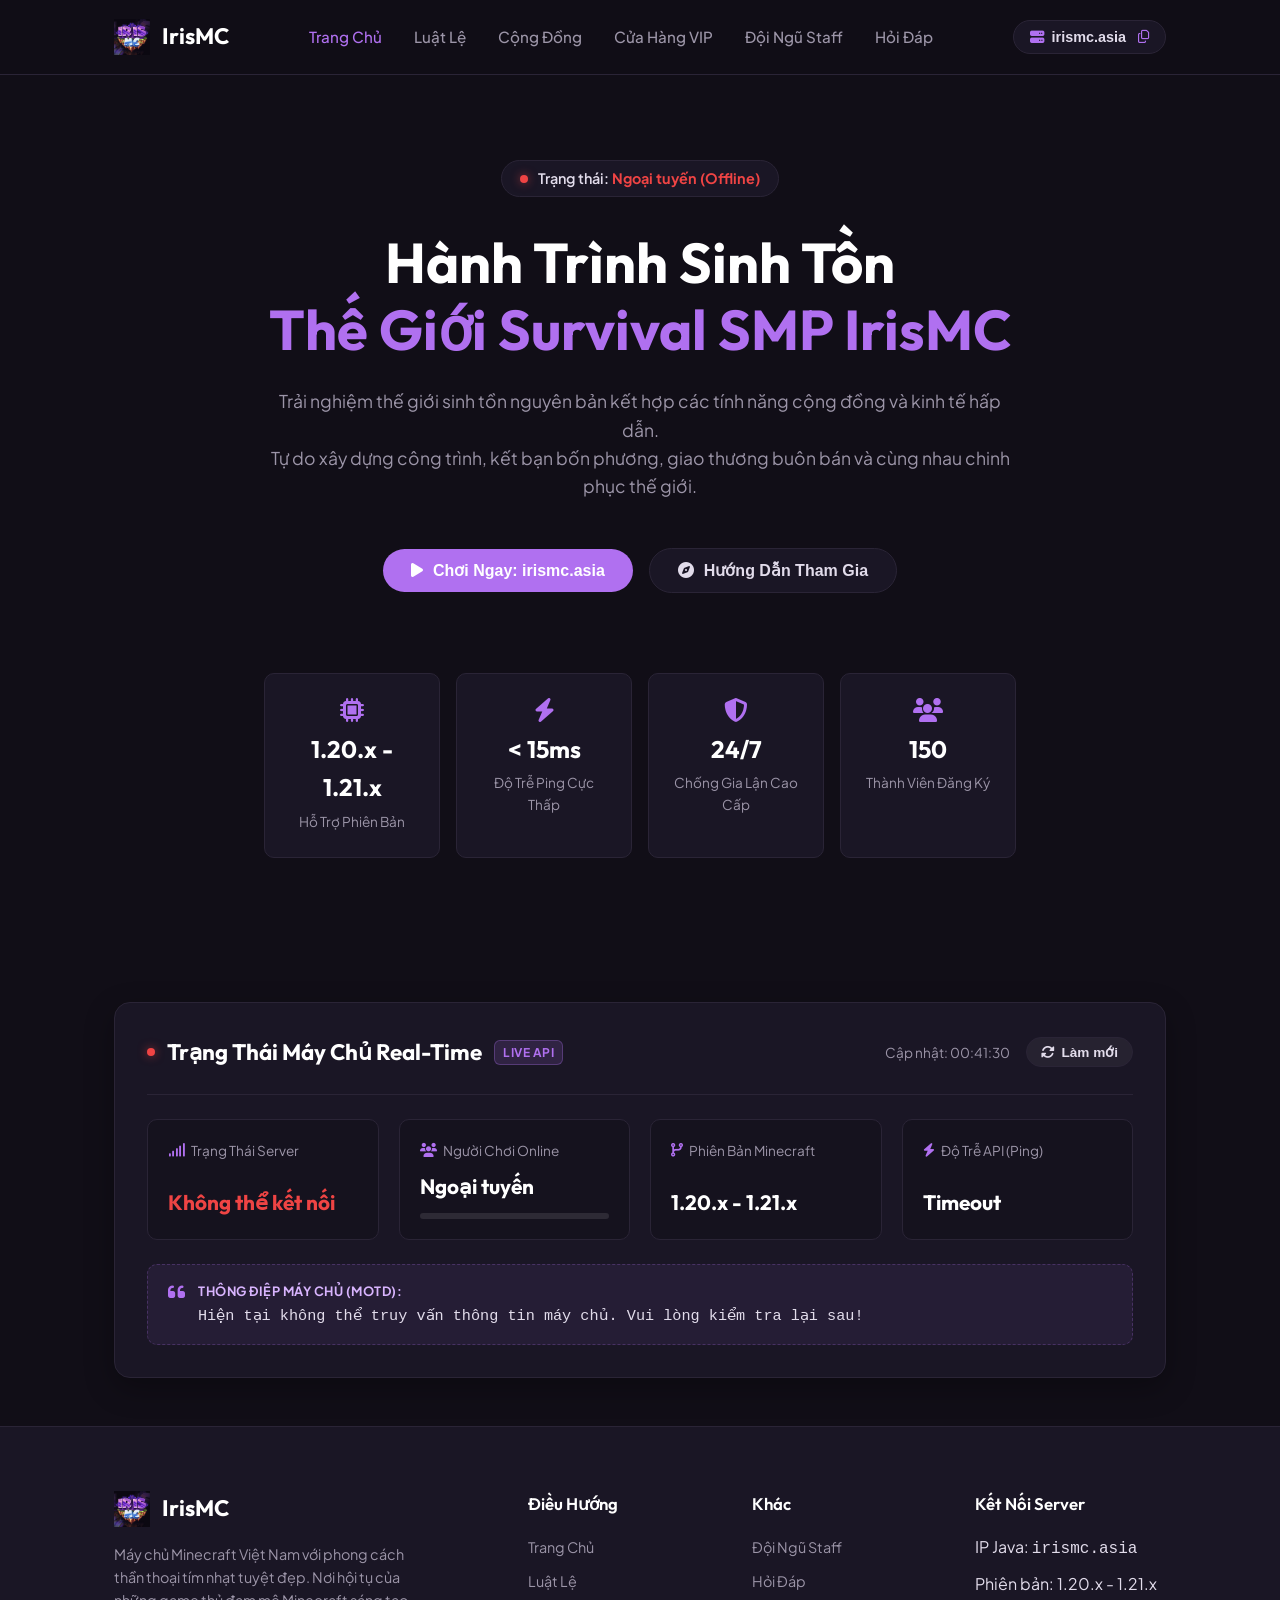
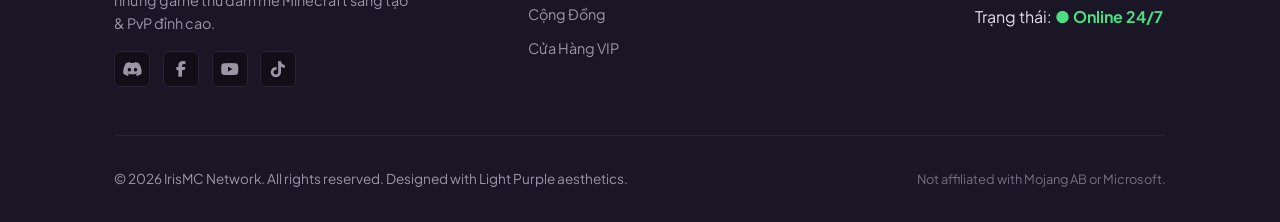
<file: index.html>
<!DOCTYPE html>
<html lang="vi">

<head>
    <meta charset="UTF-8">
    <meta name="viewport" content="width=device-width, initial-scale=1.0">
    <title>IrisMC - Máy Chủ Minecraft Survival SMP Việt Nam</title>
    <meta name="description"
        content="Trang web chính thức của máy chủ Minecraft IrisMC. Khám phá thế giới sinh tồn Survival SMP chuẩn phong cách Việt Nam với tông màu tím nhạt huyền ảo. Tham gia ngay tại irismc.asia!">
    <meta name="keywords"
        content="Minecraft, IrisMC, Minecraft Vietnam, Survival SMP, Sinh Ton Minecraft, Minecraft Viet Nam, Server Tim Nhat">

    <!-- Open Graph for Social Sharing -->
    <meta property="og:title" content="IrisMC - Máy Chủ Minecraft Survival SMP">
    <meta property="og:description"
        content="Trải nghiệm máy chủ Minecraft Survival SMP thế hệ mới, tự do xây dựng và phát triển cộng đồng cùng bạn bè. IP: irismc.asia">
    <meta property="og:image" content="assets/logo.png">
    <meta property="og:type" content="website">

    <!-- Favicon -->
    <link rel="icon" type="image/png" href="assets/logo.png">

    <!-- Font Awesome Icons CDN -->
    <link rel="stylesheet" href="https://cdnjs.cloudflare.com/ajax/libs/font-awesome/6.4.2/css/all.min.css">

    <!-- Custom CSS -->
    <link rel="stylesheet" href="style.css">
</head>

<body>
    <header class="header">
        <div class="container nav-wrapper">
            <a href="#" class="brand-logo">
                <img src="assets/logo.png" alt="IrisMC Logo" width="44" height="44">
                <span class="brand-name">IrisMC</span>
            </a>

            <ul class="nav-menu">
                <li><a href="index.html" class="nav-link active">Trang Chủ</a></li>
                <li><a href="pages/rules.html" class="nav-link">Luật Lệ</a></li>
                <li><a href="pages/community.html" class="nav-link">Cộng Đồng</a></li>
                <li><a href="pages/ranks.html" class="nav-link">Cửa Hàng VIP</a></li>
                <li><a href="pages/staff.html" class="nav-link">Đội Ngũ Staff</a></li>
                <li><a href="pages/faq.html" class="nav-link">Hỏi Đáp</a></li>
            </ul>

            <div class="nav-actions">
                <button class="btn-ip-pill js-copy-ip" title="Click để chép IP server">
                    <i class="fa-solid fa-server"></i>
                    <span>irismc.asia</span>
                    <i class="fa-regular fa-copy" style="font-size: 0.8rem; margin-left: 4px;"></i>
                </button>
                <button class="btn-toggle-menu" aria-label="Mở menu mobile">
                    <i class="fa-solid fa-bars"></i>
                </button>
            </div>
        </div>
    </header>

    <!-- Hero Section -->
    <section id="hero" class="hero">
        <div class="container hero-content">
            <div class="hero-badge">
                <span class="pulse-dot"></span>
                <span class="hero-badge-text">Đang Hoạt Động: <span id="player-count">178 / 500</span> Người Chơi</span>
            </div>

            <h1 class="hero-title">
                Hành Trình Sinh Tồn<br>
                <span>Thế Giới Survival SMP IrisMC</span>
            </h1>

            <p class="hero-subtitle">
                Trải nghiệm thế giới sinh tồn nguyên bản kết hợp các tính năng cộng đồng và kinh tế hấp dẫn.<br>
                Tự do xây dựng công trình, kết bạn bốn phương, giao thương buôn bán và cùng nhau chinh phục thế giới.
            </p>

            <div class="hero-buttons">
                <button class="btn-primary js-copy-ip">
                    <i class="fa-solid fa-play"></i>
                    <span>Chơi Ngay: irismc.asia</span>
                </button>
                <button class="btn-secondary" data-modal="modal-join">
                    <i class="fa-solid fa-compass"></i>
                    <span>Hướng Dẫn Tham Gia</span>
                </button>
            </div>

            <!-- Stats Counter Bar -->
            <div class="stats-grid">
                <div class="stat-card">
                    <i class="fa-solid fa-microchip stat-icon"></i>
                    <div class="stat-number" id="stat-version">1.20.x - 1.21.x</div>
                    <div class="stat-label">Hỗ Trợ Phiên Bản</div>
                </div>
                <div class="stat-card">
                    <i class="fa-solid fa-bolt stat-icon"></i>
                    <div class="stat-number" id="stat-ping">&lt; 15ms</div>
                    <div class="stat-label">Độ Trễ Ping Cực Thấp</div>
                </div>
                <div class="stat-card">
                    <i class="fa-solid fa-shield-halved stat-icon"></i>
                    <div class="stat-number">24/7</div>
                    <div class="stat-label">Chống Gia Lận Cao Cấp</div>
                </div>
                <div class="stat-card">
                    <i class="fa-solid fa-users stat-icon"></i>
                    <div class="stat-number">150</div>
                    <div class="stat-label">Thành Viên Đăng Ký</div>
                </div>
            </div>
        </div>
    </section>

    <!-- Live Server Status Section -->
    <section id="server-status" class="status-section">
        <div class="container">
            <div class="status-card-box">
                <div class="status-card-header">
                    <div class="status-title-group">
                        <span class="pulse-dot"></span>
                        <h2 class="status-card-title">Trạng Thái Máy Chủ Real-Time</h2>
                        <span class="badge-live">LIVE API</span>
                    </div>
                    <div class="status-actions">
                        <span id="status-last-updated" class="status-timestamp">Đang kiểm tra...</span>
                        <button id="btn-refresh-status" class="btn-refresh" title="Làm mới trạng thái">
                            <i class="fa-solid fa-rotate"></i> Làm mới
                        </button>
                    </div>
                </div>

                <div class="status-details-grid">
                    <div class="status-detail-card">
                        <div class="detail-label"><i class="fa-solid fa-signal"></i> Trạng Thái Server</div>
                        <div id="server-online-state" class="detail-value text-online">Đang trực tuyến</div>
                    </div>

                    <div class="status-detail-card">
                        <div class="detail-label"><i class="fa-solid fa-users"></i> Người Chơi Online</div>
                        <div class="detail-value"><span id="player-count">-- / --</span></div>
                        <div class="progress-bar-bg">
                            <div id="player-progress-bar" class="progress-bar-fill" style="width: 0%;"></div>
                        </div>
                    </div>

                    <div class="status-detail-card">
                        <div class="detail-label"><i class="fa-solid fa-code-branch"></i> Phiên Bản Minecraft</div>
                        <div id="server-version" class="detail-value"> 1.20.x - 1.21.x</div>
                    </div>

                    <div class="status-detail-card">
                        <div class="detail-label"><i class="fa-solid fa-bolt"></i> Độ Trễ API (Ping)</div>
                        <div id="server-ping" class="detail-value">-- ms</div>
                    </div>
                </div>

                <div class="motd-banner">
                    <i class="fa-solid fa-quote-left motd-icon"></i>
                    <div class="motd-content">
                        <div class="motd-title">Thông Điệp Máy Chủ (MOTD):</div>
                        <div id="server-motd" class="motd-text">Đang kết nối API máy chủ IrisMC...</div>
                    </div>
                </div>
            </div>
        </div>
    </section>

    <!-- Footer -->
    <footer class="footer">
        <div class="container">
            <div class="footer-grid">
                <div class="footer-brand">
                    <a href="#" class="brand-logo">
                        <img src="assets/logo.png" alt="IrisMC Logo" width="36" height="36">
                        <span class="brand-name">IrisMC</span>
                    </a>
                    <p>Máy chủ Minecraft Việt Nam với phong cách thần thoại tím nhạt tuyệt đẹp. Nơi hội tụ của những
                        game thủ đam mê Minecraft sáng tạo & PvP đỉnh cao.</p>
                    <div class="social-links">
                        <a href="https://discord.gg/JAzSKUYzag" target="_blank" class="social-btn" title="Discord Community"><i
                                class="fa-brands fa-discord"></i></a>
                        <a href="https://facebook.com" target="_blank" class="social-btn" title="Fanpage Facebook"><i
                                class="fa-brands fa-facebook-f"></i></a>
                        <a href="https://youtube.com" target="_blank" class="social-btn" title="Youtube Channel"><i
                                class="fa-brands fa-youtube"></i></a>
                        <a href="https://tiktok.com" target="_blank" class="social-btn" title="Tiktok IrisMC"><i
                                class="fa-brands fa-tiktok"></i></a>
                    </div>
                </div>

                <div>
                    <h4 class="footer-title">Điều Hướng</h4>
                    <ul class="footer-links">
                        <li><a href="index.html">Trang Chủ</a></li>
                        <li><a href="pages/rules.html">Luật Lệ</a></li>
                        <li><a href="pages/community.html">Cộng Đồng</a></li>
                        <li><a href="pages/ranks.html">Cửa Hàng VIP</a></li>
                    </ul>
                </div>

                <div>
                    <h4 class="footer-title">Khác</h4>
                    <ul class="footer-links">
                        <li><a href="pages/staff.html">Đội Ngũ Staff</a></li>
                        <li><a href="pages/faq.html">Hỏi Đáp</a></li>
                    </ul>
                </div>

                <div>
                    <h4 class="footer-title">Kết Nối Server</h4>
                    <ul class="footer-links">
                        <li>IP Java: <code>irismc.asia</code></li>
                        <li>Phiên bản: 1.20.x - 1.21.x</li>
                        <li>Trạng thái: <span style="color: #4ade80; font-weight: 700;">● Online 24/7</span></li>
                    </ul>
                </div>
            </div>

            <div class="footer-bottom">
                <div>&copy; 2026 IrisMC Network. All rights reserved. Designed with Light Purple aesthetics.</div>
                <div style="font-size: 0.8rem; opacity: 0.7;">Not affiliated with Mojang AB or Microsoft.</div>
            </div>
        </div>
    </footer>

    <!-- Modals -->
    <!-- Modal 1: How to Join -->
    <div id="modal-join" class="modal-overlay">
        <div class="modal-content">
            <button class="modal-close"><i class="fa-solid fa-xmark"></i></button>
            <h3 class="modal-title"><i class="fa-solid fa-gamepad" style="color: var(--purple-primary);"></i> Hướng Dẫn
                Kết Nối</h3>
            <div style="color: var(--text-muted); line-height: 1.8;">
                <p style="margin-bottom: 1rem;">Để tham gia vào máy chủ <strong>IrisMC</strong>, hãy làm theo các bước
                    đơn giản sau:</p>
                <ol style="padding-left: 1.2rem; margin-bottom: 1.5rem;">
                    <li>Khởi động launcher Minecraft của bạn (TLauncher, HMCL, Minecraft Launcher...).</li>
                    <li>Chọn phiên bản từ <strong>1.20.x đến 1.21.x</strong>.</li>
                    <li>Vào mục <strong>Chơi Mạng (Multiplayer)</strong> &gt; <strong>Thêm Máy Chủ (Add
                            Server)</strong>.</li>
                    <li>Nhập Tên: <code>IrisMC</code>, Địa chỉ IP: <code
                            style="color: var(--purple-light); background: rgba(192,132,252,0.15); padding: 2px 6px; border-radius: 4px;">irismc.asia</code>.
                    </li>
                    <li>Nhấn Tham gia máy chủ và gõ <code>/register mậtkhẩu mậtkhẩu</code> khi vào server.</li>
                </ol>
                <button class="btn-primary js-copy-ip" style="width: 100%; justify-content: center;">
                    <i class="fa-regular fa-copy"></i> Sao Chép IP Máy Chủ Now
                </button>
            </div>
        </div>
    </div>

    <!-- Modal 2: Rank Store / Recharge -->
    <div id="modal-store" class="modal-overlay">
        <div class="modal-content">
            <button class="modal-close" aria-label="Đóng"><i class="fa-solid fa-xmark"></i></button>
            <h3 class="modal-title"><i class="fa-solid fa-credit-card" style="color: var(--purple-primary);"></i> Nạp
                Thẻ & Đăng Ký VIP</h3>
            <div style="color: var(--text-muted); line-height: 1.8;">
                <p style="margin-bottom: 1rem;">Cảm ơn bạn đã hỗ trợ máy chủ <strong>IrisMC</strong>! Bạn có thể nạp
                    xu/mua rank qua các phương thức sau:</p>
                <div
                    style="background: rgba(192, 132, 252, 0.1); border: 1px solid var(--border-purple); padding: 1rem; border-radius: 12px; margin-bottom: 1.5rem;">
                    <div style="color: #ffffff; font-weight: 700; margin-bottom: 6px;"><i class="fa-solid fa-qrcode"
                            style="color: var(--purple-primary);"></i> Chuyển Khoản Ngân Hàng / Ví Điện Tử MoMo</div>
                    <div style="font-size: 0.9rem;">Hệ thống tự động cộng Xu & kích hoạt Rank VIP trong 1-3 phút.</div>
                </div>
                <div style="display: flex; gap: 1rem;">
                    <a href="https://discord.gg/JAzSKUYzag" target="_blank" class="btn-primary"
                        style="flex: 1; justify-content: center;">
                        <i class="fa-brands fa-discord"></i> Mua qua Discord
                    </a>
                    <button class="btn-secondary js-modal-close" style="flex: 1; justify-content: center;">Đóng</button>
                </div>
            </div>
        </div>
    </div>

    <!-- Custom JS -->
    <script src="script.js"></script>
</body>

</html>
</file>
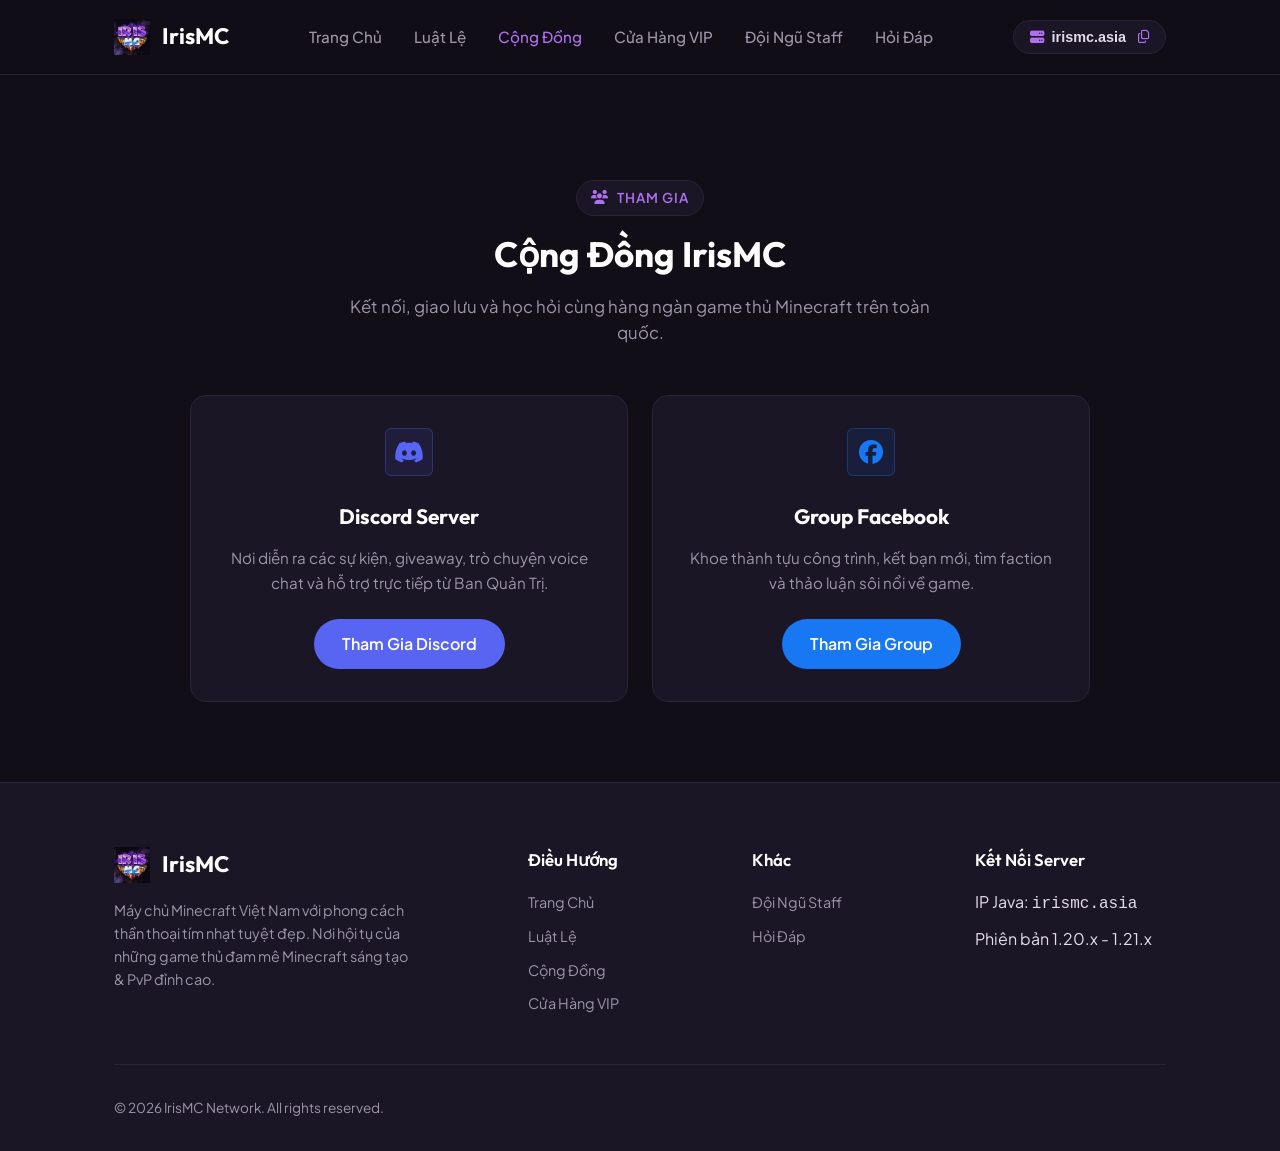
<file: pages/community.html>
<!DOCTYPE html>
<html lang="vi">

<head>
    <meta charset="UTF-8">
    <meta name="viewport" content="width=device-width, initial-scale=1.0">
    <title>IrisMC - Cộng Đồng</title>
    <link rel="icon" type="image/png" href="../assets/logo.png">
    <link rel="stylesheet" href="https://cdnjs.cloudflare.com/ajax/libs/font-awesome/6.4.2/css/all.min.css">
    <link rel="stylesheet" href="../style.css">
</head>

<body>
    <header class="header">
        <div class="container nav-wrapper">
            <a href="../index.html" class="brand-logo">
                <img src="../assets/logo.png" alt="IrisMC Logo" width="44" height="44">
                <span class="brand-name">IrisMC</span>
            </a>

            <ul class="nav-menu">
                <li><a href="../index.html" class="nav-link">Trang Chủ</a></li>
                <li><a href="rules.html" class="nav-link">Luật Lệ</a></li>
                <li><a href="community.html" class="nav-link active">Cộng Đồng</a></li>
                <li><a href="ranks.html" class="nav-link">Cửa Hàng VIP</a></li>
                <li><a href="staff.html" class="nav-link">Đội Ngũ Staff</a></li>
                <li><a href="faq.html" class="nav-link">Hỏi Đáp</a></li>
            </ul>

            <div class="nav-actions">
                <button class="btn-ip-pill js-copy-ip" title="Click để chép IP server">
                    <i class="fa-solid fa-server"></i>
                    <span>irismc.asia</span>
                    <i class="fa-regular fa-copy" style="font-size: 0.8rem; margin-left: 4px;"></i>
                </button>
                <button class="btn-toggle-menu" aria-label="Mở menu mobile">
                    <i class="fa-solid fa-bars"></i>
                </button>
            </div>
        </div>
    </header>

    <div style="padding-top: 100px;"></div>

    <section class="section">
        <div class="container">
            <div class="text-center">
                <span class="section-tag"><i class="fa-solid fa-users"></i> Tham Gia</span>
                <h2 class="section-title">Cộng Đồng IrisMC</h2>
                <p class="section-desc">Kết nối, giao lưu và học hỏi cùng hàng ngàn game thủ Minecraft trên toàn quốc.
                </p>
            </div>

            <div class="gamemode-grid" style="max-width: 900px; margin: 0 auto;">
                <div class="gamemode-card"
                    style="text-align: center; display: flex; flex-direction: column; align-items: center; justify-content: center;">
                    <div class="gamemode-icon"
                        style="background: rgba(88, 101, 242, 0.1); border-color: rgba(88, 101, 242, 0.3); color: #5865F2;">
                        <i class="fa-brands fa-discord"></i>
                    </div>
                    <h3 class="gamemode-title">Discord Server</h3>
                    <p class="gamemode-desc">Nơi diễn ra các sự kiện, giveaway, trò chuyện voice chat và hỗ trợ trực
                        tiếp từ Ban Quản Trị.</p>
                    <a href="https://discord.gg/JAzSKUYzag" target="_blank" class="btn-primary" style="background: #5865F2;">Tham
                        Gia Discord</a>
                </div>

                <div class="gamemode-card"
                    style="text-align: center; display: flex; flex-direction: column; align-items: center; justify-content: center;">
                    <div class="gamemode-icon"
                        style="background: rgba(24, 119, 242, 0.1); border-color: rgba(24, 119, 242, 0.3); color: #1877F2;">
                        <i class="fa-brands fa-facebook"></i>
                    </div>
                    <h3 class="gamemode-title">Group Facebook</h3>
                    <p class="gamemode-desc">Khoe thành tựu công trình, kết bạn mới, tìm faction và thảo luận sôi nổi về
                        game.</p>
                    <a href="https://facebook.com" target="_blank" class="btn-primary" style="background: #1877F2;">Tham
                        Gia Group</a>
                </div>
            </div>
        </div>
    </section>

    <!-- Footer -->
    <footer class="footer">
        <div class="container">
            <div class="footer-grid">
                <div class="footer-brand">
                    <a href="../index.html" class="brand-logo">
                        <img src="../assets/logo.png" alt="IrisMC Logo" width="36" height="36">
                        <span class="brand-name">IrisMC</span>
                    </a>
                    <p>Máy chủ Minecraft Việt Nam với phong cách thần thoại tím nhạt tuyệt đẹp. Nơi hội tụ của những
                        game thủ đam mê Minecraft sáng tạo & PvP đỉnh cao.</p>
                </div>

                <div>
                    <h4 class="footer-title">Điều Hướng</h4>
                    <ul class="footer-links">
                        <li><a href="../index.html">Trang Chủ</a></li>
                        <li><a href="rules.html">Luật Lệ</a></li>
                        <li><a href="community.html">Cộng Đồng</a></li>
                        <li><a href="ranks.html">Cửa Hàng VIP</a></li>
                    </ul>
                </div>

                <div>
                    <h4 class="footer-title">Khác</h4>
                    <ul class="footer-links">
                        <li><a href="staff.html">Đội Ngũ Staff</a></li>
                        <li><a href="faq.html">Hỏi Đáp</a></li>
                    </ul>
                </div>

                <div>
                    <h4 class="footer-title">Kết Nối Server</h4>
                    <ul class="footer-links">
                        <li>IP Java: <code>irismc.asia</code></li>
                        <li>Phiên bản 1.20.x - 1.21.x</li>
                    </ul>
                </div>
            </div>

            <div class="footer-bottom">
                <div>&copy; 2026 IrisMC Network. All rights reserved.</div>
            </div>
        </div>
    </footer>
    <script src="../script.js"></script>
</body>

</html>
</file>
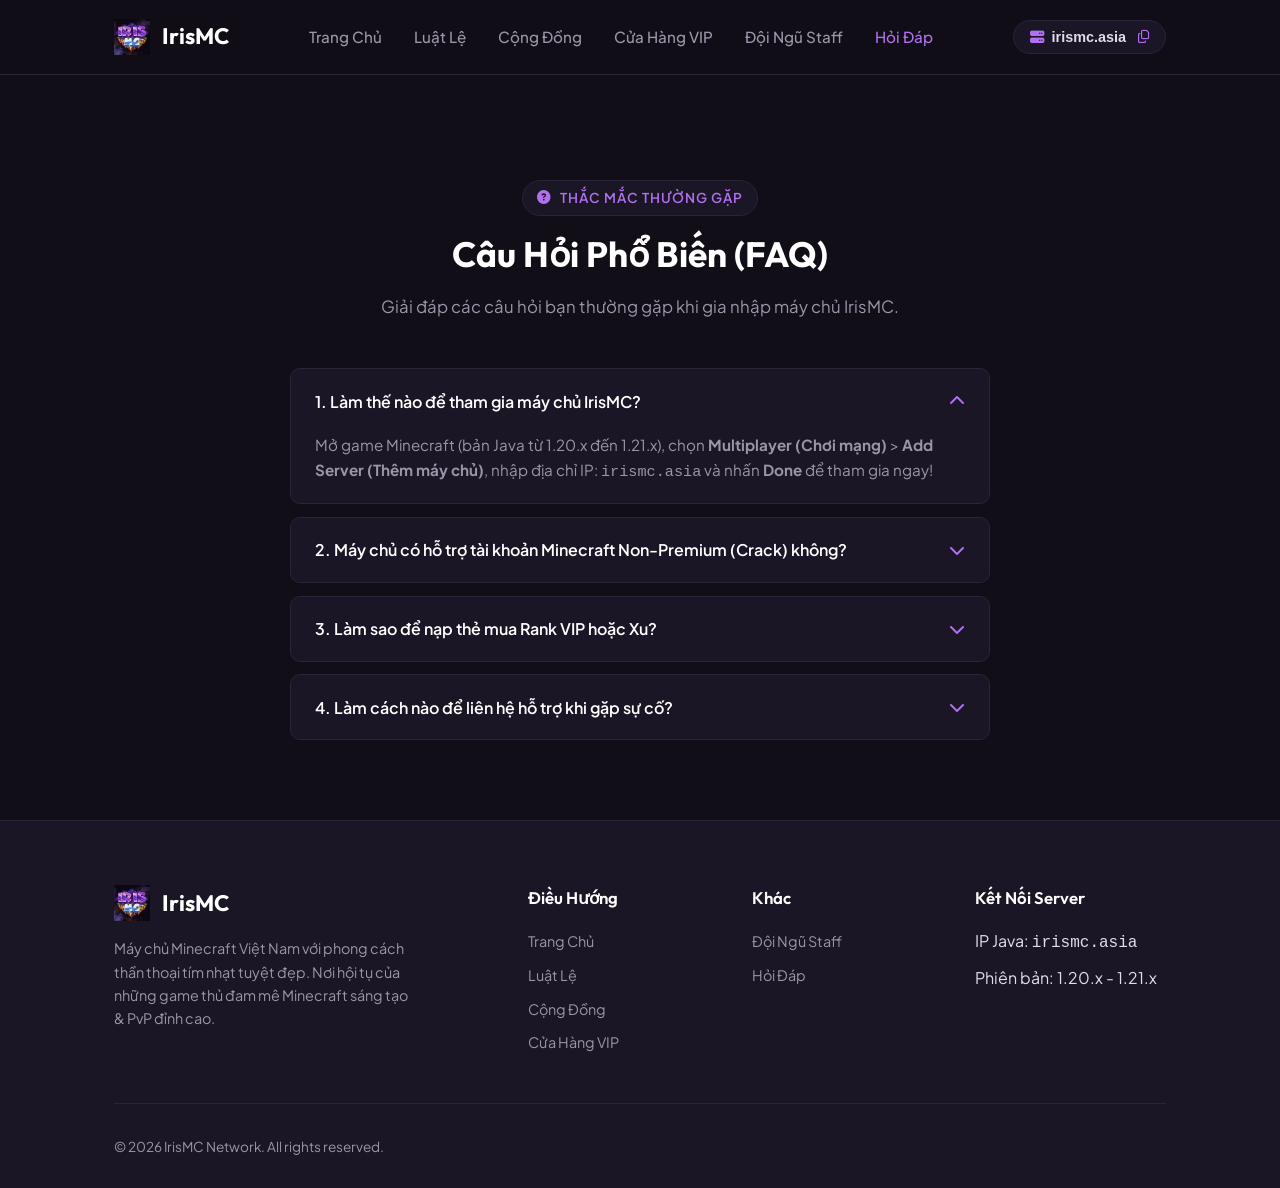
<file: pages/faq.html>
<!DOCTYPE html>
<html lang="vi">

<head>
    <meta charset="UTF-8">
    <meta name="viewport" content="width=device-width, initial-scale=1.0">
    <title>IrisMC - Hỏi Đáp</title>
    <link rel="icon" type="image/png" href="../assets/logo.png">
    <link rel="stylesheet" href="https://cdnjs.cloudflare.com/ajax/libs/font-awesome/6.4.2/css/all.min.css">
    <link rel="stylesheet" href="../style.css">
</head>

<body>
    <header class="header">
        <div class="container nav-wrapper">
            <a href="../index.html" class="brand-logo">
                <img src="../assets/logo.png" alt="IrisMC Logo" width="44" height="44">
                <span class="brand-name">IrisMC</span>
            </a>

            <ul class="nav-menu">
                <li><a href="../index.html" class="nav-link">Trang Chủ</a></li>
                <li><a href="rules.html" class="nav-link">Luật Lệ</a></li>
                <li><a href="community.html" class="nav-link">Cộng Đồng</a></li>
                <li><a href="ranks.html" class="nav-link">Cửa Hàng VIP</a></li>
                <li><a href="staff.html" class="nav-link">Đội Ngũ Staff</a></li>
                <li><a href="faq.html" class="nav-link active">Hỏi Đáp</a></li>
            </ul>

            <div class="nav-actions">
                <button class="btn-ip-pill js-copy-ip" title="Click để chép IP server">
                    <i class="fa-solid fa-server"></i>
                    <span>irismc.asia</span>
                    <i class="fa-regular fa-copy" style="font-size: 0.8rem; margin-left: 4px;"></i>
                </button>
                <button class="btn-toggle-menu" aria-label="Mở menu mobile">
                    <i class="fa-solid fa-bars"></i>
                </button>
            </div>
        </div>
    </header>

    <div style="padding-top: 100px;"></div>

    <!-- FAQ Accordion Section -->
    <section id="faq" class="section">
        <div class="container">
            <div class="text-center">
                <span class="section-tag"><i class="fa-solid fa-circle-question"></i> Thắc Mắc Thường Gặp</span>
                <h2 class="section-title">Câu Hỏi Phổ Biến (FAQ)</h2>
                <p class="section-desc">Giải đáp các câu hỏi bạn thường gặp khi gia nhập máy chủ IrisMC.</p>
            </div>

            <div class="faq-accordion">
                <div class="faq-item active">
                    <div class="faq-header">
                        <span>1. Làm thế nào để tham gia máy chủ IrisMC?</span>
                        <i class="fa-solid fa-chevron-down"></i>
                    </div>
                    <div class="faq-body">
                        Mở game Minecraft (bản Java từ 1.20.x đến 1.21.x), chọn <strong>Multiplayer (Chơi mạng)</strong>
                        &gt; <strong>Add Server (Thêm máy chủ)</strong>, nhập địa chỉ IP: <code>irismc.asia</code> và
                        nhấn <strong>Done</strong> để tham gia ngay!
                    </div>
                </div>

                <div class="faq-item">
                    <div class="faq-header">
                        <span>2. Máy chủ có hỗ trợ tài khoản Minecraft Non-Premium (Crack) không?</span>
                        <i class="fa-solid fa-chevron-down"></i>
                    </div>
                    <div class="faq-body">
                        Có! IrisMC hỗ trợ cả tài khoản Minecraft bản quyền (Premium) lẫn tài khoản chơi miễn phí
                        (Non-Premium / Crack). Khi vào máy chủ lần đầu, bạn chỉ cần dùng lệnh
                        <code>/register [mật-khẩu] [nhập-lại-mật-khẩu]</code> để tạo tài khoản bảo mật.
                    </div>
                </div>

                <div class="faq-item">
                    <div class="faq-header">
                        <span>3. Làm sao để nạp thẻ mua Rank VIP hoặc Xu?</span>
                        <i class="fa-solid fa-chevron-down"></i>
                    </div>
                    <div class="faq-body">
                        Bạn có thể vào trang Cửa Hàng VIP hoặc truy cập kênh Discord chính thức để nạp qua Thẻ cào điện
                        thoại, Ví MoMo, ZaloPay hoặc Ngân hàng tự động 24/7.
                    </div>
                </div>

                <div class="faq-item">
                    <div class="faq-header">
                        <span>4. Làm cách nào để liên hệ hỗ trợ khi gặp sự cố?</span>
                        <i class="fa-solid fa-chevron-down"></i>
                    </div>
                    <div class="faq-body">
                        Bạn có thể tạo Ticket hỗ trợ tại Discord của máy chủ hoặc dùng lệnh
                        <code>/helpop [nội-dung]</code> trực tiếp trong game để được Admin hỗ trợ xử lý tức thì.
                    </div>
                </div>
            </div>
        </div>
    </section>

    <!-- Footer -->
    <footer class="footer">
        <div class="container">
            <div class="footer-grid">
                <div class="footer-brand">
                    <a href="../index.html" class="brand-logo">
                        <img src="../assets/logo.png" alt="IrisMC Logo" width="36" height="36">
                        <span class="brand-name">IrisMC</span>
                    </a>
                    <p>Máy chủ Minecraft Việt Nam với phong cách thần thoại tím nhạt tuyệt đẹp. Nơi hội tụ của những
                        game thủ đam mê Minecraft sáng tạo & PvP đỉnh cao.</p>
                </div>

                <div>
                    <h4 class="footer-title">Điều Hướng</h4>
                    <ul class="footer-links">
                        <li><a href="../index.html">Trang Chủ</a></li>
                        <li><a href="rules.html">Luật Lệ</a></li>
                        <li><a href="community.html">Cộng Đồng</a></li>
                        <li><a href="ranks.html">Cửa Hàng VIP</a></li>
                    </ul>
                </div>

                <div>
                    <h4 class="footer-title">Khác</h4>
                    <ul class="footer-links">
                        <li><a href="staff.html">Đội Ngũ Staff</a></li>
                        <li><a href="faq.html">Hỏi Đáp</a></li>
                    </ul>
                </div>

                <div>
                    <h4 class="footer-title">Kết Nối Server</h4>
                    <ul class="footer-links">
                        <li>IP Java: <code>irismc.asia</code></li>
                        <li>Phiên bản: 1.20.x - 1.21.x</li>
                    </ul>
                </div>
            </div>

            <div class="footer-bottom">
                <div>&copy; 2026 IrisMC Network. All rights reserved.</div>
            </div>
        </div>
    </footer>

    <script src="../script.js"></script>
</body>

</html>
</file>
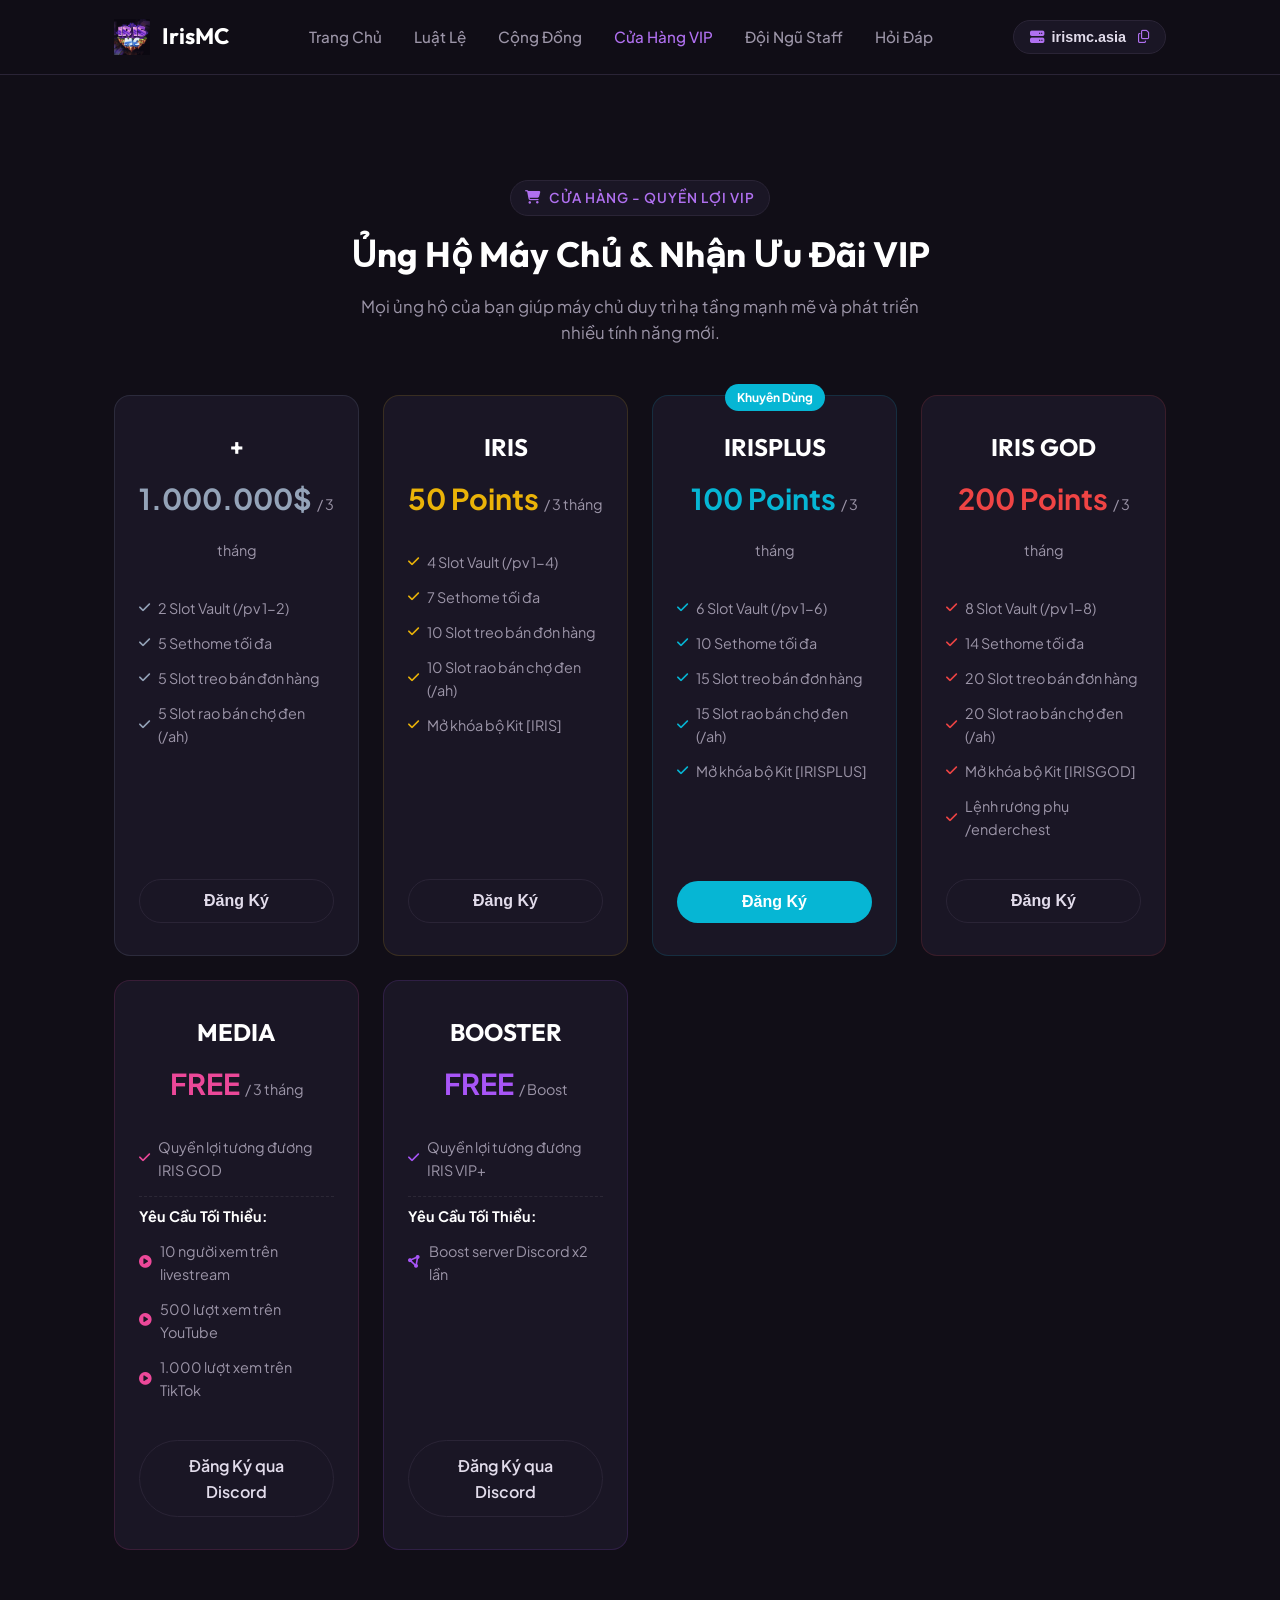
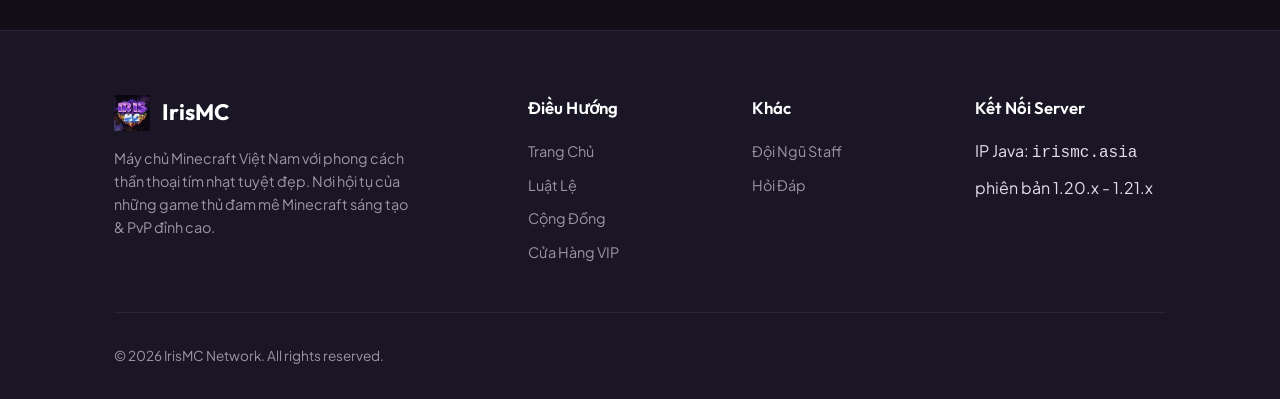
<file: pages/ranks.html>
<!DOCTYPE html>
<html lang="vi">

<head>
    <meta charset="UTF-8">
    <meta name="viewport" content="width=device-width, initial-scale=1.0">
    <title>IrisMC - Cửa Hàng VIP</title>
    <link rel="icon" type="image/png" href="../assets/logo.png">
    <link rel="stylesheet" href="https://cdnjs.cloudflare.com/ajax/libs/font-awesome/6.4.2/css/all.min.css">
    <link rel="stylesheet" href="../style.css">
</head>

<body>
    <header class="header">
        <div class="container nav-wrapper">
            <a href="../index.html" class="brand-logo">
                <img src="../assets/logo.png" alt="IrisMC Logo" width="44" height="44">
                <span class="brand-name">IrisMC</span>
            </a>

            <ul class="nav-menu">
                <li><a href="../index.html" class="nav-link">Trang Chủ</a></li>
                <li><a href="rules.html" class="nav-link">Luật Lệ</a></li>
                <li><a href="community.html" class="nav-link">Cộng Đồng</a></li>
                <li><a href="ranks.html" class="nav-link active">Cửa Hàng VIP</a></li>
                <li><a href="staff.html" class="nav-link">Đội Ngũ Staff</a></li>
                <li><a href="faq.html" class="nav-link">Hỏi Đáp</a></li>
            </ul>

            <div class="nav-actions">
                <button class="btn-ip-pill js-copy-ip" title="Click để chép IP server">
                    <i class="fa-solid fa-server"></i>
                    <span>irismc.asia</span>
                    <i class="fa-regular fa-copy" style="font-size: 0.8rem; margin-left: 4px;"></i>
                </button>
                <button class="btn-toggle-menu" aria-label="Mở menu mobile">
                    <i class="fa-solid fa-bars"></i>
                </button>
            </div>
        </div>
    </header>

    <div style="padding-top: 100px;"></div>

    <!-- Ranks & VIP Store Showcase -->
    <section id="ranks" class="section">
        <div class="container">
            <div class="text-center">
                <span class="section-tag"><i class="fa-solid fa-cart-shopping"></i> Cửa Hàng - Quyền Lợi VIP</span>
                <h2 class="section-title">Ủng Hộ Máy Chủ & Nhận Ưu Đãi VIP</h2>
                <p class="section-desc">Mọi ủng hộ của bạn giúp máy chủ duy trì hạ tầng mạnh mẽ và phát triển nhiều tính
                    năng mới.</p>
            </div>

            <div class="ranks-grid">
                <!-- Rank 1: Member -->
                <div class="rank-card rank-member">
                    <h3 class="rank-name">+</h3>
                    <div class="rank-price">1.000.000$ <span>/ 3 tháng</span></div>
                    <ul class="rank-features">
                        <li><i class="fa-solid fa-check" style="color: #94a3b8;"></i> 2 Slot Vault (/pv 1-2)</li>
                        <li><i class="fa-solid fa-check" style="color: #94a3b8;"></i> 5 Sethome tối đa</li>
                        <li><i class="fa-solid fa-check" style="color: #94a3b8;"></i> 5 Slot treo bán đơn hàng</li>
                        <li><i class="fa-solid fa-check" style="color: #94a3b8;"></i> 5 Slot rao bán chợ đen (/ah)</li>
                    </ul>
                    <button class="btn-secondary" data-modal="modal-store" style="width: 100%; justify-content: center;">Đăng Ký</button>
                </div>

                <!-- Rank 2: IRIS -->
                <div class="rank-card rank-iris">
                    <h3 class="rank-name">IRIS</h3>
                    <div class="rank-price">50 Points <span>/ 3 tháng</span></div>
                    <ul class="rank-features">
                        <li><i class="fa-solid fa-check" style="color: #eab308;"></i> 4 Slot Vault (/pv 1-4)</li>
                        <li><i class="fa-solid fa-check" style="color: #eab308;"></i> 7 Sethome tối đa</li>
                        <li><i class="fa-solid fa-check" style="color: #eab308;"></i> 10 Slot treo bán đơn hàng</li>
                        <li><i class="fa-solid fa-check" style="color: #eab308;"></i> 10 Slot rao bán chợ đen (/ah)</li>
                        <li><i class="fa-solid fa-check" style="color: #eab308;"></i> Mở khóa bộ Kit [IRIS]</li>
                    </ul>
                    <button class="btn-secondary" data-modal="modal-store" style="width: 100%; justify-content: center;">Đăng Ký</button>
                </div>

                <!-- Rank 3: IRIS PLUS (Popular) -->
                <div class="rank-card rank-irisplus popular">
                    <div class="popular-badge" style="background: #06b6d4;">Khuyên Dùng</div>
                    <h3 class="rank-name">IRISPLUS</h3>
                    <div class="rank-price">100 Points <span>/ 3 tháng</span></div>
                    <ul class="rank-features">
                        <li><i class="fa-solid fa-check" style="color: #06b6d4;"></i> 6 Slot Vault (/pv 1-6)</li>
                        <li><i class="fa-solid fa-check" style="color: #06b6d4;"></i> 10 Sethome tối đa</li>
                        <li><i class="fa-solid fa-check" style="color: #06b6d4;"></i> 15 Slot treo bán đơn hàng</li>
                        <li><i class="fa-solid fa-check" style="color: #06b6d4;"></i> 15 Slot rao bán chợ đen (/ah)</li>
                        <li><i class="fa-solid fa-check" style="color: #06b6d4;"></i> Mở khóa bộ Kit [IRISPLUS]</li>
                    </ul>
                    <button class="btn-primary" style="background: #06b6d4; width: 100%; justify-content: center;" data-modal="modal-store">Đăng Ký</button>
                </div>

                <!-- Rank 4: IRIS GOD -->
                <div class="rank-card rank-irisgod">
                    <h3 class="rank-name">IRIS GOD</h3>
                    <div class="rank-price">200 Points <span>/ 3 tháng</span></div>
                    <ul class="rank-features">
                        <li><i class="fa-solid fa-check" style="color: #ef4444;"></i> 8 Slot Vault (/pv 1-8)</li>
                        <li><i class="fa-solid fa-check" style="color: #ef4444;"></i> 14 Sethome tối đa</li>
                        <li><i class="fa-solid fa-check" style="color: #ef4444;"></i> 20 Slot treo bán đơn hàng</li>
                        <li><i class="fa-solid fa-check" style="color: #ef4444;"></i> 20 Slot rao bán chợ đen (/ah)</li>
                        <li><i class="fa-solid fa-check" style="color: #ef4444;"></i> Mở khóa bộ Kit [IRISGOD]</li>
                        <li><i class="fa-solid fa-check" style="color: #ef4444;"></i> Lệnh rương phụ /enderchest</li>
                    </ul>
                    <button class="btn-secondary" data-modal="modal-store" style="width: 100%; justify-content: center;">Đăng Ký</button>
                </div>

                <!-- Rank 5: MEDIA -->
                <div class="rank-card rank-media">
                    <h3 class="rank-name">MEDIA</h3>
                    <div class="rank-price">FREE <span>/ 3 tháng</span></div>
                    <ul class="rank-features">
                        <li><i class="fa-solid fa-check" style="color: #ec4899;"></i> Quyền lợi tương đương IRIS GOD</li>
                        <li style="border-top: 1px dashed rgba(255,255,255,0.08); padding-top: 8px; margin-top: 8px; font-weight: 700; color: #ffffff;">Yêu Cầu Tối Thiểu:</li>
                        <li><i class="fa-solid fa-circle-play" style="color: #ec4899; font-size: 0.8rem;"></i> 10 người xem trên livestream</li>
                        <li><i class="fa-solid fa-circle-play" style="color: #ec4899; font-size: 0.8rem;"></i> 500 lượt xem trên YouTube</li>
                        <li><i class="fa-solid fa-circle-play" style="color: #ec4899; font-size: 0.8rem;"></i> 1.000 lượt xem trên TikTok</li>
                    </ul>
                    <a href="https://discord.gg/JAzSKUYzag" target="_blank" class="btn-secondary" style="display: flex; justify-content: center; align-items: center; text-decoration: none; width: 100%;">Đăng Ký qua Discord</a>
                </div>

                <!-- Rank 6: BOOSTER -->
                <div class="rank-card rank-booster">
                    <h3 class="rank-name">BOOSTER</h3>
                    <div class="rank-price">FREE <span>/ Boost</span></div>
                    <ul class="rank-features">
                        <li><i class="fa-solid fa-check" style="color: #a855f7;"></i> Quyền lợi tương đương IRIS VIP+</li>
                        <li style="border-top: 1px dashed rgba(255,255,255,0.08); padding-top: 8px; margin-top: 8px; font-weight: 700; color: #ffffff;">Yêu Cầu Tối Thiểu:</li>
                        <li><i class="fa-solid fa-circle-nodes" style="color: #a855f7; font-size: 0.8rem;"></i> Boost server Discord x2 lần</li>
                    </ul>
                    <a href="https://discord.gg/JAzSKUYzag" target="_blank" class="btn-secondary" style="display: flex; justify-content: center; align-items: center; text-decoration: none; width: 100%;">Đăng Ký qua Discord</a>
                </div>
            </div>
        </div>
    </section>

    <!-- Footer -->
    <footer class="footer">
        <div class="container">
            <div class="footer-grid">
                <div class="footer-brand">
                    <a href="../index.html" class="brand-logo">
                        <img src="../assets/logo.png" alt="IrisMC Logo" width="36" height="36">
                        <span class="brand-name">IrisMC</span>
                    </a>
                    <p>Máy chủ Minecraft Việt Nam với phong cách thần thoại tím nhạt tuyệt đẹp. Nơi hội tụ của những
                        game thủ đam mê Minecraft sáng tạo & PvP đỉnh cao.</p>
                </div>

                <div>
                    <h4 class="footer-title">Điều Hướng</h4>
                    <ul class="footer-links">
                        <li><a href="../index.html">Trang Chủ</a></li>
                        <li><a href="rules.html">Luật Lệ</a></li>
                        <li><a href="community.html">Cộng Đồng</a></li>
                        <li><a href="ranks.html">Cửa Hàng VIP</a></li>
                    </ul>
                </div>

                <div>
                    <h4 class="footer-title">Khác</h4>
                    <ul class="footer-links">
                        <li><a href="staff.html">Đội Ngũ Staff</a></li>
                        <li><a href="faq.html">Hỏi Đáp</a></li>
                    </ul>
                </div>

                <div>
                    <h4 class="footer-title">Kết Nối Server</h4>
                    <ul class="footer-links">
                        <li>IP Java: <code>irismc.asia</code></li>
                        <li>phiên bản 1.20.x - 1.21.x</li>
                    </ul>
                </div>
            </div>

            <div class="footer-bottom">
                <div>&copy; 2026 IrisMC Network. All rights reserved.</div>
            </div>
        </div>
    </footer>

    <!-- Modal 2: Rank Store / Recharge -->
    <div id="modal-store" class="modal-overlay">
        <div class="modal-content">
            <button class="modal-close" aria-label="Đóng"><i class="fa-solid fa-xmark"></i></button>
            <h3 class="modal-title"><i class="fa-solid fa-credit-card" style="color: var(--purple-primary);"></i> Nạp
                Thẻ & Đăng Ký VIP</h3>
            <div style="color: var(--text-muted); line-height: 1.8;">
                <p style="margin-bottom: 1rem;">Cảm ơn bạn đã hỗ trợ máy chủ <strong>IrisMC</strong>! Bạn có thể nạp
                    xu/mua rank qua các phương thức sau:</p>
                <div
                    style="background: rgba(192, 132, 252, 0.1); border: 1px solid var(--border-purple); padding: 1rem; border-radius: 12px; margin-bottom: 1.5rem;">
                    <div style="color: #ffffff; font-weight: 700; margin-bottom: 6px;"><i class="fa-solid fa-qrcode"
                            style="color: var(--purple-primary);"></i> Chuyển Khoản Ngân Hàng / Ví Điện Tử MoMo</div>
                    <div style="font-size: 0.9rem;">Hệ thống tự động cộng Xu & kích hoạt Rank VIP trong 1-3 phút.</div>
                </div>
                <div style="display: flex; gap: 1rem;">
                    <a href="https://discord.gg/JAzSKUYzag" target="_blank" class="btn-primary"
                        style="flex: 1; justify-content: center;">
                        <i class="fa-brands fa-discord"></i> Mua qua Discord
                    </a>
                    <button class="btn-secondary js-modal-close" style="flex: 1; justify-content: center;">Đóng</button>
                </div>
            </div>
        </div>
    </div>

    <script src="../script.js"></script>
</body>

</html>
</file>
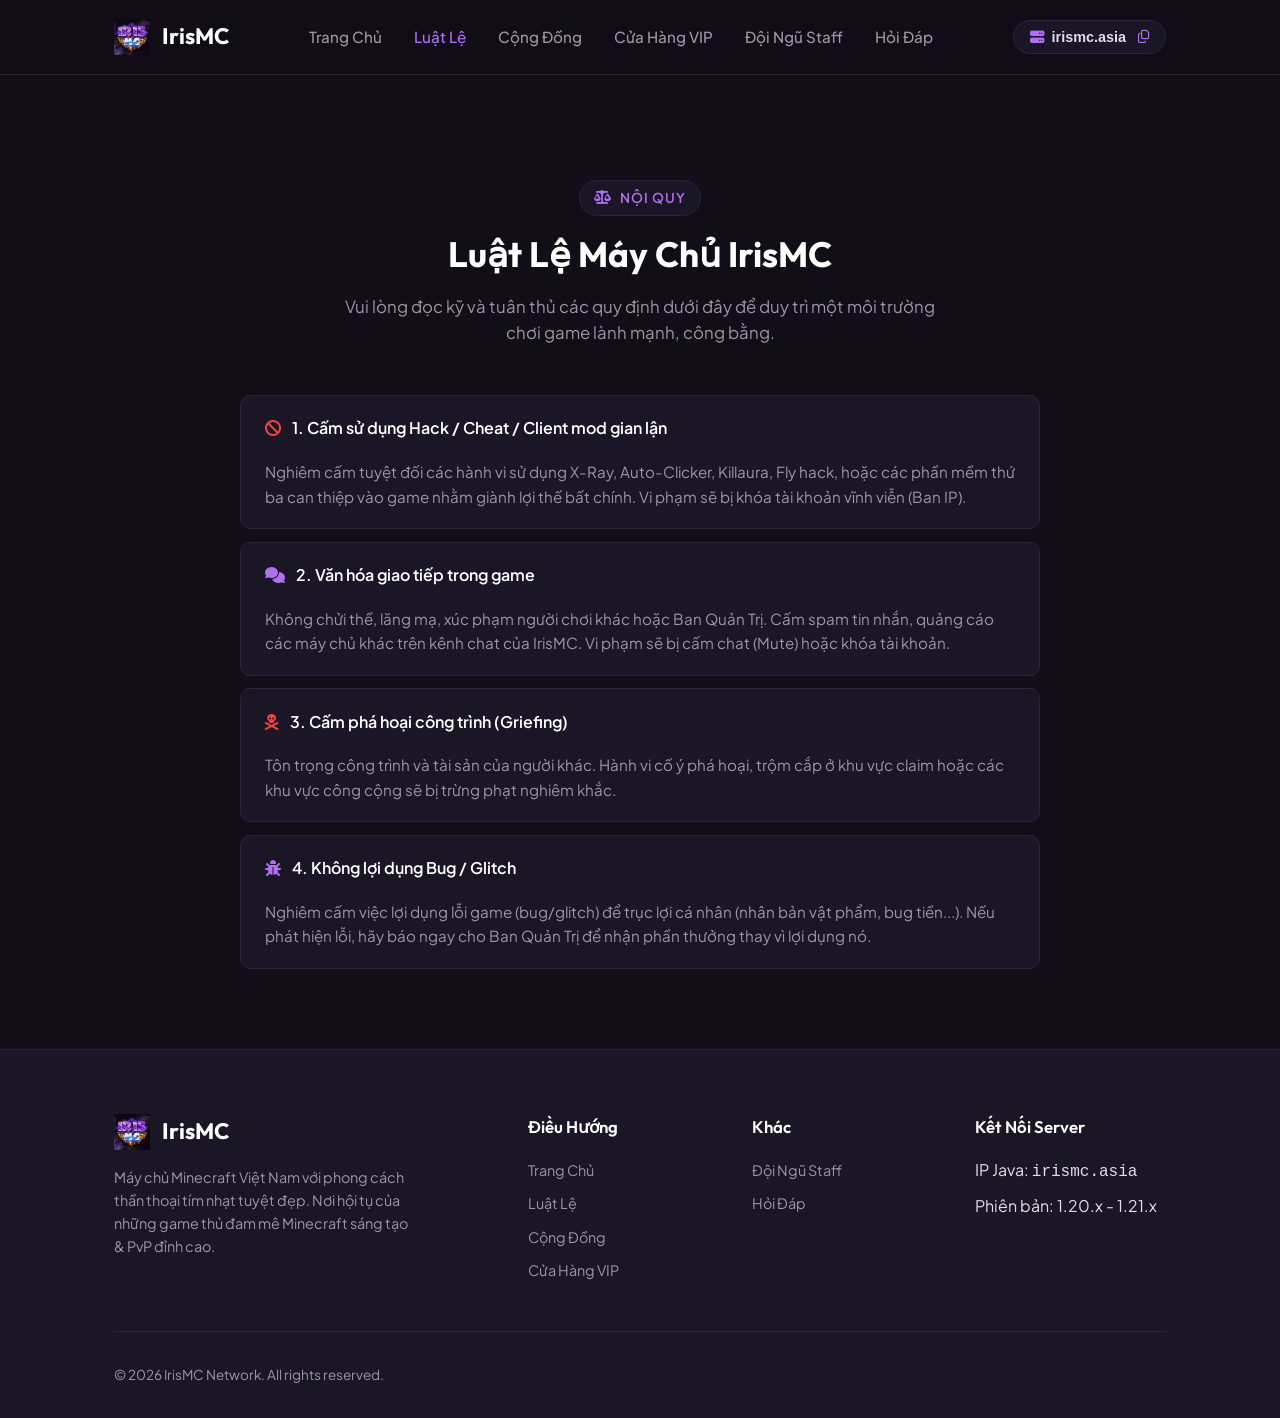
<file: pages/rules.html>
<!DOCTYPE html>
<html lang="vi">

<head>
    <meta charset="UTF-8">
    <meta name="viewport" content="width=device-width, initial-scale=1.0">
    <title>IrisMC - Luật Lệ Máy Chủ</title>
    <link rel="icon" type="image/png" href="../assets/logo.png">
    <link rel="stylesheet" href="https://cdnjs.cloudflare.com/ajax/libs/font-awesome/6.4.2/css/all.min.css">
    <link rel="stylesheet" href="../style.css">
</head>

<body>
    <header class="header">
        <div class="container nav-wrapper">
            <a href="../index.html" class="brand-logo">
                <img src="../assets/logo.png" alt="IrisMC Logo" width="44" height="44">
                <span class="brand-name">IrisMC</span>
            </a>

            <ul class="nav-menu">
                <li><a href="../index.html" class="nav-link">Trang Chủ</a></li>
                <li><a href="rules.html" class="nav-link active">Luật Lệ</a></li>
                <li><a href="community.html" class="nav-link">Cộng Đồng</a></li>
                <li><a href="ranks.html" class="nav-link">Cửa Hàng VIP</a></li>
                <li><a href="staff.html" class="nav-link">Đội Ngũ Staff</a></li>
                <li><a href="faq.html" class="nav-link">Hỏi Đáp</a></li>
            </ul>

            <div class="nav-actions">
                <button class="btn-ip-pill js-copy-ip" title="Click để chép IP server">
                    <i class="fa-solid fa-server"></i>
                    <span>irismc.asia</span>
                    <i class="fa-regular fa-copy" style="font-size: 0.8rem; margin-left: 4px;"></i>
                </button>
                <button class="btn-toggle-menu" aria-label="Mở menu mobile">
                    <i class="fa-solid fa-bars"></i>
                </button>
            </div>
        </div>
    </header>

    <div style="padding-top: 100px;"></div>

    <section class="section">
        <div class="container">
            <div class="text-center">
                <span class="section-tag"><i class="fa-solid fa-scale-balanced"></i> Nội Quy</span>
                <h2 class="section-title">Luật Lệ Máy Chủ IrisMC</h2>
                <p class="section-desc">Vui lòng đọc kỹ và tuân thủ các quy định dưới đây để duy trì một môi trường chơi
                    game lành mạnh, công bằng.</p>
            </div>

            <div class="faq-accordion" style="max-width: 800px; margin: 0 auto;">
                <div class="faq-item">
                    <div class="faq-header" style="cursor: default;">
                        <span><i class="fa-solid fa-ban" style="color: #ef4444; margin-right: 8px;"></i> 1. Cấm sử dụng
                            Hack / Cheat / Client mod gian lận</span>
                    </div>
                    <div class="faq-body" style="max-height: 200px; padding: 0 1.5rem 1.2rem 1.5rem;">
                        Nghiêm cấm tuyệt đối các hành vi sử dụng X-Ray, Auto-Clicker, Killaura, Fly hack, hoặc các phần
                        mềm thứ ba can thiệp vào game nhằm giành lợi thế bất chính. Vi phạm sẽ bị khóa tài khoản vĩnh
                        viễn (Ban IP).
                    </div>
                </div>

                <div class="faq-item">
                    <div class="faq-header" style="cursor: default;">
                        <span><i class="fa-solid fa-comments"
                                style="color: var(--purple-primary); margin-right: 8px;"></i> 2. Văn hóa giao tiếp trong
                            game</span>
                    </div>
                    <div class="faq-body" style="max-height: 200px; padding: 0 1.5rem 1.2rem 1.5rem;">
                        Không chửi thề, lăng mạ, xúc phạm người chơi khác hoặc Ban Quản Trị. Cấm spam tin nhắn, quảng
                        cáo các máy chủ khác trên kênh chat của IrisMC. Vi phạm sẽ bị cấm chat (Mute) hoặc khóa tài
                        khoản.
                    </div>
                </div>

                <div class="faq-item">
                    <div class="faq-header" style="cursor: default;">
                        <span><i class="fa-solid fa-skull-crossbones" style="color: #ef4444; margin-right: 8px;"></i> 3.
                            Cấm phá hoại công trình (Griefing)</span>
                    </div>
                    <div class="faq-body" style="max-height: 200px; padding: 0 1.5rem 1.2rem 1.5rem;">
                        Tôn trọng công trình và tài sản của người khác. Hành vi cố ý phá hoại, trộm cắp ở khu vực claim
                        hoặc các khu vực công cộng sẽ bị trừng phạt nghiêm khắc.
                    </div>
                </div>

                <div class="faq-item">
                    <div class="faq-header" style="cursor: default;">
                        <span><i class="fa-solid fa-bug" style="color: var(--purple-primary); margin-right: 8px;"></i>
                            4. Không lợi dụng Bug / Glitch</span>
                    </div>
                    <div class="faq-body" style="max-height: 200px; padding: 0 1.5rem 1.2rem 1.5rem;">
                        Nghiêm cấm việc lợi dụng lỗi game (bug/glitch) để trục lợi cá nhân (nhân bản vật phẩm, bug
                        tiền...). Nếu phát hiện lỗi, hãy báo ngay cho Ban Quản Trị để nhận phần thưởng thay vì lợi dụng
                        nó.
                    </div>
                </div>
            </div>
        </div>
    </section>

    <!-- Footer -->
    <footer class="footer">
        <div class="container">
            <div class="footer-grid">
                <div class="footer-brand">
                    <a href="../index.html" class="brand-logo">
                        <img src="../assets/logo.png" alt="IrisMC Logo" width="36" height="36">
                        <span class="brand-name">IrisMC</span>
                    </a>
                    <p>Máy chủ Minecraft Việt Nam với phong cách thần thoại tím nhạt tuyệt đẹp. Nơi hội tụ của những
                        game thủ đam mê Minecraft sáng tạo & PvP đỉnh cao.</p>
                </div>

                <div>
                    <h4 class="footer-title">Điều Hướng</h4>
                    <ul class="footer-links">
                        <li><a href="../index.html">Trang Chủ</a></li>
                        <li><a href="rules.html">Luật Lệ</a></li>
                        <li><a href="community.html">Cộng Đồng</a></li>
                        <li><a href="ranks.html">Cửa Hàng VIP</a></li>
                    </ul>
                </div>

                <div>
                    <h4 class="footer-title">Khác</h4>
                    <ul class="footer-links">
                        <li><a href="staff.html">Đội Ngũ Staff</a></li>
                        <li><a href="faq.html">Hỏi Đáp</a></li>
                    </ul>
                </div>

                <div>
                    <h4 class="footer-title">Kết Nối Server</h4>
                    <ul class="footer-links">
                        <li>IP Java: <code>irismc.asia</code></li>
                        <li>Phiên bản: 1.20.x - 1.21.x</li>
                    </ul>
                </div>
            </div>

            <div class="footer-bottom">
                <div>&copy; 2026 IrisMC Network. All rights reserved.</div>
            </div>
        </div>
    </footer>
    <script src="../script.js"></script>
</body>

</html>
</file>
<file: style.css>
/* ==========================================================================
   IrisMC Server Website - Simple & Clean Design System
   Theme: Minimalist Dark with Light Purple Accent
   ========================================================================== */

@import url('https://fonts.googleapis.com/css2?family=Outfit:wght@400;600;700&family=Plus+Jakarta+Sans:wght@400;500;600&display=swap');

/* --- CSS Variables / Design Tokens --- */
:root {
    /* Simple Dark Theme Palette */
    --bg-main: #110e17;       /* Very dark purple-grey */
    --bg-card: #1a1625;       /* Slightly lighter for cards */
    --bg-hover: #231d33;      /* Hover state for interactive elements */
    
    /* Simplified Purple Accents */
    --purple-primary: #b070f0; /* Clean medium-light purple */
    --purple-light: #d8b4fe;   /* Soft lavender for highlights */
    
    /* Text Colors */
    --text-main: #e2dceb;
    --text-muted: #9c95a8;
    
    /* UI Elements */
    --border-color: #2a2436;
    
    /* Typography */
    --font-heading: 'Outfit', sans-serif;
    --font-body: 'Plus Jakarta Sans', sans-serif;
    
    /* Spacing & Borders */
    --radius-sm: 6px;
    --radius-md: 10px;
    --radius-lg: 16px;
    --radius-full: 99px;

    --transition: all 0.2s ease-in-out;
}

/* --- Global Reset & Base Styles --- */
*, *::before, *::after {
    box-sizing: border-box;
    margin: 0;
    padding: 0;
}

html {
    scroll-behavior: smooth;
    font-size: 16px;
}

body {
    background-color: var(--bg-main);
    color: var(--text-main);
    font-family: var(--font-body);
    line-height: 1.6;
    overflow-x: hidden;
}

/* Custom Scrollbar - Simplified */
::-webkit-scrollbar {
    width: 8px;
}
::-webkit-scrollbar-track {
    background: var(--bg-main);
}
::-webkit-scrollbar-thumb {
    background: var(--border-color);
    border-radius: 4px;
}
::-webkit-scrollbar-thumb:hover {
    background: var(--purple-primary);
}

a {
    color: inherit;
    text-decoration: none;
}

/* --- Container & Typography --- */
.container {
    width: 100%;
    max-width: 1100px; /* Slightly narrower for a cleaner look */
    margin: 0 auto;
    padding: 0 1.5rem;
}

.section-tag {
    display: inline-flex;
    align-items: center;
    gap: 8px;
    padding: 6px 14px;
    background: var(--bg-card);
    border: 1px solid var(--border-color);
    border-radius: var(--radius-full);
    color: var(--purple-primary);
    font-size: 0.85rem;
    font-weight: 600;
    text-transform: uppercase;
    letter-spacing: 1px;
    margin-bottom: 1rem;
}

.section-title {
    font-family: var(--font-heading);
    font-size: 2.2rem;
    font-weight: 700;
    line-height: 1.3;
    margin-bottom: 1rem;
    color: #ffffff;
}

.section-desc {
    color: var(--text-muted);
    font-size: 1.05rem;
    max-width: 600px;
    margin: 0 auto 3rem auto;
}

.text-center {
    text-align: center;
}

/* --- Header / Navbar --- */
.header {
    position: fixed;
    top: 0;
    left: 0;
    right: 0;
    z-index: 100;
    padding: 1.2rem 0;
    background: rgba(17, 14, 23, 0.95);
    border-bottom: 1px solid var(--border-color);
    backdrop-filter: blur(8px);
}

.nav-wrapper {
    display: flex;
    align-items: center;
    justify-content: space-between;
}

.brand-logo {
    display: flex;
    align-items: center;
    gap: 12px;
}

.brand-logo img {
    width: 36px;
    height: 36px;
    object-fit: contain;
}

.brand-name {
    font-family: var(--font-heading);
    font-size: 1.4rem;
    font-weight: 700;
    color: #ffffff;
}

.nav-menu {
    display: flex;
    align-items: center;
    gap: 2rem;
    list-style: none;
}

.nav-link {
    font-weight: 500;
    font-size: 0.95rem;
    color: var(--text-muted);
    transition: var(--transition);
}

.nav-link:hover, .nav-link.active {
    color: var(--purple-primary);
}

.nav-actions {
    display: flex;
    align-items: center;
    gap: 1rem;
}

.btn-ip-pill {
    display: inline-flex;
    align-items: center;
    gap: 8px;
    background: var(--bg-card);
    border: 1px solid var(--border-color);
    padding: 8px 16px;
    border-radius: var(--radius-full);
    color: var(--text-main);
    font-weight: 600;
    font-size: 0.9rem;
    cursor: pointer;
    transition: var(--transition);
}

.btn-ip-pill:hover {
    border-color: var(--purple-primary);
    color: #ffffff;
}

.btn-ip-pill:active {
    transform: scale(0.95);
}

.btn-ip-pill i {
    color: var(--purple-primary);
}

.btn-toggle-menu {
    display: none;
    background: none;
    border: none;
    color: var(--text-main);
    font-size: 1.5rem;
    cursor: pointer;
}

/* --- Hero Section --- */
.hero {
    padding: 10rem 0 6rem 0;
    display: flex;
    align-items: center;
    justify-content: center;
    position: relative;
}

.hero-content {
    text-align: center;
    max-width: 800px;
    margin: 0 auto;
}

.hero-badge {
    display: inline-flex;
    align-items: center;
    gap: 10px;
    padding: 6px 18px;
    background: var(--bg-card);
    border: 1px solid var(--border-color);
    border-radius: var(--radius-full);
    margin-bottom: 2rem;
}

.pulse-dot {
    width: 8px;
    height: 8px;
    background-color: #4ade80;
    border-radius: 50%;
}

.hero-badge-text {
    font-size: 0.9rem;
    font-weight: 600;
    color: var(--text-main);
}

.hero-title {
    font-family: var(--font-heading);
    font-size: 3.5rem;
    font-weight: 700;
    line-height: 1.2;
    margin-bottom: 1.5rem;
    color: #ffffff;
}

.hero-title span {
    color: var(--purple-primary);
}

.hero-subtitle {
    font-size: 1.1rem;
    color: var(--text-muted);
    line-height: 1.6;
    margin-bottom: 3rem;
}

.hero-buttons {
    display: flex;
    align-items: center;
    justify-content: center;
    gap: 1rem;
    flex-wrap: wrap;
}

/* Button Styles - Simplified */
.btn-primary {
    display: inline-flex;
    align-items: center;
    gap: 10px;
    background: var(--purple-primary);
    color: #ffffff;
    font-weight: 600;
    font-size: 1rem;
    padding: 12px 28px;
    border-radius: var(--radius-full);
    border: none;
    cursor: pointer;
    transition: var(--transition);
}

.btn-primary:hover {
    background: #c38cf9;
}

.btn-primary:active {
    transform: scale(0.95);
}

.btn-secondary {
    display: inline-flex;
    align-items: center;
    gap: 10px;
    background: var(--bg-card);
    color: var(--text-main);
    font-weight: 600;
    font-size: 1rem;
    padding: 12px 28px;
    border-radius: var(--radius-full);
    border: 1px solid var(--border-color);
    cursor: pointer;
    transition: var(--transition);
}

.btn-secondary:hover {
    background: var(--bg-hover);
    border-color: var(--purple-primary);
}

.btn-secondary:active {
    transform: scale(0.95);
}

/* Quick Stats Bar */
.stats-grid {
    display: grid;
    grid-template-columns: repeat(4, 1fr);
    gap: 1rem;
    margin-top: 5rem;
}

.stat-card {
    background: var(--bg-card);
    border: 1px solid var(--border-color);
    border-radius: var(--radius-md);
    padding: 1.5rem;
    text-align: center;
}

.stat-icon {
    font-size: 1.5rem;
    color: var(--purple-primary);
    margin-bottom: 0.5rem;
}

.stat-number {
    font-family: var(--font-heading);
    font-size: 1.5rem;
    font-weight: 700;
    color: #ffffff;
    margin-bottom: 0.25rem;
}

.stat-label {
    font-size: 0.85rem;
    color: var(--text-muted);
}

/* --- Common Section Styles --- */
.section {
    padding: 5rem 0;
}

/* --- Gamemodes Section --- */
.gamemode-grid {
    display: grid;
    grid-template-columns: repeat(auto-fit, minmax(250px, 1fr));
    gap: 1.5rem;
}

.gamemode-card {
    background: var(--bg-card);
    border: 1px solid var(--border-color);
    border-radius: var(--radius-lg);
    padding: 2rem;
    display: flex;
    flex-direction: column;
    transition: var(--transition);
}

.gamemode-card:hover {
    border-color: var(--purple-primary);
}

.gamemode-icon {
    width: 48px;
    height: 48px;
    background: var(--bg-main);
    border: 1px solid var(--border-color);
    border-radius: var(--radius-sm);
    display: flex;
    align-items: center;
    justify-content: center;
    font-size: 1.5rem;
    color: var(--purple-primary);
    margin-bottom: 1.5rem;
}

.gamemode-title {
    font-family: var(--font-heading);
    font-size: 1.3rem;
    font-weight: 700;
    margin-bottom: 0.8rem;
    color: #ffffff;
}

.gamemode-desc {
    color: var(--text-muted);
    font-size: 0.95rem;
    margin-bottom: 1.5rem;
    flex-grow: 1;
}

.gamemode-tags {
    display: flex;
    flex-wrap: wrap;
    gap: 6px;
}

.tag {
    font-size: 0.75rem;
    padding: 4px 10px;
    background: var(--bg-main);
    border: 1px solid var(--border-color);
    border-radius: var(--radius-sm);
    color: var(--text-muted);
}

/* --- Server Features Section --- */
.features-grid {
    display: grid;
    grid-template-columns: repeat(auto-fit, minmax(300px, 1fr));
    gap: 1.5rem;
}

.feature-box {
    display: flex;
    align-items: flex-start;
    gap: 1.2rem;
    background: var(--bg-card);
    border: 1px solid var(--border-color);
    border-radius: var(--radius-md);
    padding: 1.5rem;
    transition: var(--transition);
}

.feature-box:active {
    transform: scale(0.98);
}

.feature-icon-wrapper {
    flex-shrink: 0;
    font-size: 1.5rem;
    color: var(--purple-primary);
}

.feature-info h4 {
    font-family: var(--font-heading);
    font-size: 1.1rem;
    font-weight: 600;
    margin-bottom: 0.4rem;
    color: #ffffff;
}

.feature-info p {
    color: var(--text-muted);
    font-size: 0.9rem;
}

/* --- Ranks & VIP Store Showcase --- */
.ranks-grid {
    display: grid;
    grid-template-columns: repeat(auto-fit, minmax(240px, 1fr));
    gap: 1.5rem;
}

.rank-card {
    background: var(--bg-card);
    border: 1px solid var(--border-color);
    border-radius: var(--radius-lg);
    padding: 2rem 1.5rem;
    text-align: center;
    display: flex;
    flex-direction: column;
    transition: var(--transition);
}

.rank-card:active {
    transform: scale(0.98);
}

.rank-card.popular {
    border-color: var(--purple-primary);
    position: relative;
}

.popular-badge {
    position: absolute;
    top: -12px;
    left: 50%;
    transform: translateX(-50%);
    background: var(--purple-primary);
    color: #ffffff;
    font-size: 0.75rem;
    font-weight: 700;
    padding: 4px 12px;
    border-radius: var(--radius-full);
}

.rank-name {
    font-family: var(--font-heading);
    font-size: 1.5rem;
    font-weight: 700;
    margin-bottom: 0.5rem;
    color: #ffffff;
}

.rank-price {
    font-size: 1.8rem;
    font-weight: 700;
    color: var(--purple-primary);
    margin-bottom: 1.5rem;
}

.rank-price span {
    font-size: 0.9rem;
    color: var(--text-muted);
    font-weight: 400;
}

.rank-features {
    list-style: none;
    margin-bottom: 2rem;
    text-align: left;
    flex-grow: 1;
}

.rank-features li {
    padding: 6px 0;
    font-size: 0.9rem;
    color: var(--text-muted);
    display: flex;
    align-items: center;
    gap: 8px;
}

.rank-features li i {
    color: var(--purple-primary);
    font-size: 0.8rem;
}

/* --- Staff Section --- */
.staff-section-tag {
    display: inline-flex;
    align-items: center;
    justify-content: center;
    gap: 15px;
    color: rgba(176, 112, 240, 0.4);
    font-size: 0.8rem;
    font-weight: 700;
    letter-spacing: 2px;
    text-transform: uppercase;
    margin-bottom: 1.5rem;
}

.staff-section-tag::before,
.staff-section-tag::after {
    content: "";
    display: inline-block;
    width: 30px;
    height: 1px;
    background: linear-gradient(90deg, transparent, rgba(176, 112, 240, 0.5));
}
.staff-section-tag::after {
    background: linear-gradient(90deg, rgba(176, 112, 240, 0.5), transparent);
}

.staff-section-tag span {
    color: #b070f0;
}

.staff-premium-grid {
    display: grid;
    grid-template-columns: repeat(2, 1fr);
    gap: 2rem;
    max-width: 960px;
    margin: 3rem auto 0 auto;
}

.staff-premium-card {
    background: #151221;
    border: 1px solid rgba(255, 255, 255, 0.04);
    border-radius: 20px;
    padding: 2.5rem 2rem;
    text-align: center;
    transition: all 0.3s cubic-bezier(0.16, 1, 0.3, 1);
    display: flex;
    flex-direction: column;
    align-items: center;
    box-shadow: 0 10px 40px -15px rgba(0, 0, 0, 0.7);
}

.staff-premium-card:hover {
    border-color: rgba(176, 112, 240, 0.3);
    transform: translateY(-5px);
    box-shadow: 0 20px 40px -10px rgba(176, 112, 240, 0.1), 0 10px 30px -15px rgba(0, 0, 0, 0.7);
}

.staff-premium-avatar-container {
    width: 100%;
    height: 320px;
    border-radius: 14px;
    background: radial-gradient(circle at center, #1b162e 0%, #0d0a14 100%);
    border: 1px solid rgba(255, 255, 255, 0.02);
    margin-bottom: 2rem;
    display: flex;
    align-items: center;
    justify-content: center;
    overflow: hidden;
    position: relative;
}

.staff-premium-avatar-img {
    height: 80%;
    object-fit: contain;
    image-rendering: pixelated;
    transition: transform 0.4s cubic-bezier(0.16, 1, 0.3, 1);
}

.staff-premium-card:hover .staff-premium-avatar-img {
    transform: translateY(-8px) scale(1.06);
}

.staff-premium-name {
    font-family: var(--font-heading);
    font-size: 1.6rem;
    font-weight: 700;
    color: #ffffff;
    margin-bottom: 0.75rem;
    letter-spacing: 0.5px;
}

.staff-premium-badges {
    display: flex;
    flex-wrap: wrap;
    gap: 8px;
    justify-content: center;
    margin-bottom: 1.5rem;
}

.staff-badge {
    font-size: 0.75rem;
    font-weight: 600;
    padding: 5px 12px;
    border-radius: 99px;
    letter-spacing: 0.3px;
    text-transform: capitalize;
}

.badge-owner {
    background: rgba(245, 158, 11, 0.08);
    border: 1px solid rgba(245, 158, 11, 0.3);
    color: #f59e0b;
}

.badge-admin {
    background: rgba(255, 255, 255, 0.04);
    border: 1px solid rgba(255, 255, 255, 0.12);
    color: var(--text-main);
}

.badge-gray {
    background: rgba(255, 255, 255, 0.04);
    border: 1px solid rgba(255, 255, 255, 0.12);
    color: var(--text-muted);
}

.staff-premium-desc {
    font-size: 0.95rem;
    line-height: 1.7;
    color: var(--text-muted);
    margin-bottom: 2rem;
    max-width: 90%;
    flex-grow: 1;
}

.staff-premium-buttons {
    display: flex;
    gap: 12px;
    width: 100%;
    justify-content: center;
}

.btn-premium-action {
    display: inline-flex;
    align-items: center;
    justify-content: center;
    gap: 8px;
    font-weight: 600;
    font-size: 0.9rem;
    padding: 10px 24px;
    border-radius: 99px;
    transition: all 0.2s ease-in-out;
    cursor: pointer;
    text-decoration: none;
    flex: 1;
    max-width: 150px;
}

.btn-premium-action.btn-blue {
    background: #4f46e5;
    color: #ffffff;
    border: none;
}

.btn-premium-action.btn-blue:hover {
    background: #4338ca;
    transform: translateY(-2px);
    box-shadow: 0 4px 12px rgba(79, 70, 229, 0.3);
}

.btn-premium-action.btn-blue:active {
    transform: translateY(0);
}

.btn-premium-action.btn-outline {
    background: rgba(255, 255, 255, 0.02);
    border: 1px solid rgba(255, 255, 255, 0.15);
    color: #ffffff;
}

.btn-premium-action.btn-outline:hover {
    background: rgba(255, 255, 255, 0.07);
    border-color: rgba(255, 255, 255, 0.3);
    transform: translateY(-2px);
}

.btn-premium-action.btn-outline:active {
    transform: translateY(0);
}

@media (max-width: 868px) {
    .staff-premium-grid {
        grid-template-columns: 1fr;
        gap: 2rem;
        max-width: 480px;
    }
}

/* --- FAQ Section --- */
.faq-accordion {
    max-width: 700px;
    margin: 0 auto;
    display: flex;
    flex-direction: column;
    gap: 0.8rem;
}

.faq-item {
    background: var(--bg-card);
    border: 1px solid var(--border-color);
    border-radius: var(--radius-md);
    overflow: hidden;
}

.faq-header {
    padding: 1.2rem 1.5rem;
    display: flex;
    align-items: center;
    justify-content: space-between;
    cursor: pointer;
    font-weight: 600;
    font-size: 1rem;
    color: #ffffff;
    user-select: none;
}

.faq-header i {
    color: var(--purple-primary);
    transition: var(--transition);
}

.faq-item.active .faq-header i {
    transform: rotate(180deg);
}

.faq-body {
    max-height: 0;
    overflow: hidden;
    transition: max-height 0.3s ease;
    padding: 0 1.5rem;
    color: var(--text-muted);
    font-size: 0.95rem;
    line-height: 1.6;
}

.faq-item.active .faq-body {
    max-height: 200px;
    padding: 0 1.5rem 1.2rem 1.5rem;
}

/* --- Footer --- */
.footer {
    background: var(--bg-card);
    border-top: 1px solid var(--border-color);
    padding: 4rem 0 2rem 0;
}

.footer-grid {
    display: grid;
    grid-template-columns: 2fr 1fr 1fr 1fr;
    gap: 2rem;
    margin-bottom: 3rem;
}

.footer-brand p {
    color: var(--text-muted);
    font-size: 0.9rem;
    margin: 1rem 0;
    max-width: 300px;
}

.footer-title {
    font-family: var(--font-heading);
    font-size: 1.05rem;
    font-weight: 600;
    color: #ffffff;
    margin-bottom: 1rem;
}

.footer-links {
    list-style: none;
    display: flex;
    flex-direction: column;
    gap: 0.5rem;
}

.footer-links a {
    color: var(--text-muted);
    font-size: 0.9rem;
    transition: var(--transition);
}

.footer-links a:hover {
    color: var(--purple-primary);
}

.social-links {
    display: flex;
    gap: 0.8rem;
}

.social-btn {
    width: 36px;
    height: 36px;
    border-radius: var(--radius-sm);
    background: var(--bg-main);
    border: 1px solid var(--border-color);
    display: flex;
    align-items: center;
    justify-content: center;
    color: var(--text-muted);
    transition: var(--transition);
}

.social-btn:hover {
    color: var(--purple-primary);
    border-color: var(--purple-primary);
}

.social-btn:active {
    transform: scale(0.9);
}

.footer-bottom {
    border-top: 1px solid var(--border-color);
    padding-top: 2rem;
    display: flex;
    align-items: center;
    justify-content: space-between;
    color: var(--text-muted);
    font-size: 0.85rem;
    flex-wrap: wrap;
    gap: 1rem;
}

/* --- Toast Notification --- */
.toast-container {
    position: fixed;
    bottom: 2rem;
    right: 2rem;
    z-index: 1000;
    display: flex;
    flex-direction: column;
    gap: 10px;
    pointer-events: none;
}

.toast {
    pointer-events: auto;
    background: var(--bg-card);
    border: 1px solid var(--border-color);
    border-left: 4px solid var(--purple-primary);
    color: #ffffff;
    padding: 12px 20px;
    border-radius: var(--radius-sm);
    display: flex;
    align-items: center;
    gap: 10px;
    font-weight: 500;
    font-size: 0.95rem;
    animation: toastIn 0.3s ease forwards;
}

.toast i {
    color: var(--purple-primary);
}

@keyframes toastIn {
    from { opacity: 0; transform: translateY(15px); }
    to { opacity: 1; transform: translateY(0); }
}

/* --- Modal Dialog --- */
.modal-overlay {
    position: fixed;
    top: 0;
    left: 0;
    width: 100%;
    height: 100%;
    background: rgba(0, 0, 0, 0.6);
    z-index: 1000;
    display: flex;
    align-items: center;
    justify-content: center;
    opacity: 0;
    pointer-events: none;
    transition: var(--transition);
}

.modal-overlay.active {
    opacity: 1;
    pointer-events: auto;
}

.modal-content {
    background: var(--bg-main);
    border: 1px solid var(--border-color);
    border-radius: var(--radius-lg);
    width: 90%;
    max-width: 500px;
    padding: 2rem;
    position: relative;
    transform: translateY(20px);
    transition: var(--transition);
}

.modal-overlay.active .modal-content {
    transform: translateY(0);
}

.modal-close {
    position: absolute;
    top: 1rem;
    right: 1rem;
    background: none;
    border: none;
    color: var(--text-muted);
    font-size: 1.2rem;
    cursor: pointer;
}

.modal-close:hover {
    color: var(--text-main);
}

.modal-title {
    font-family: var(--font-heading);
    font-size: 1.5rem;
    font-weight: 700;
    color: #ffffff;
    margin-bottom: 1rem;
}

/* --- Responsive Media Queries --- */
@media (max-width: 992px) {
    .stats-grid {
        grid-template-columns: repeat(2, 1fr);
    }
    .footer-grid {
        grid-template-columns: 1fr 1fr;
    }
    .hero-title {
        font-size: 2.8rem;
    }
}

@media (max-width: 768px) {
    .nav-menu {
        position: fixed;
        top: 70px;
        left: 0;
        right: 0;
        background: var(--bg-card);
        border-bottom: 1px solid var(--border-color);
        flex-direction: column;
        padding: 1.5rem;
        gap: 1rem;
        display: none;
    }

    .nav-menu.active {
        display: flex;
    }

    .btn-toggle-menu {
        display: block;
    }

    .stats-grid, .footer-grid {
        grid-template-columns: 1fr;
    }

    .hero-title {
        font-size: 2.2rem;
    }
}

/* ==========================================
   Live Minecraft Server Status Component
   ========================================== */
.status-section {
    padding: 3rem 0;
    position: relative;
}

.status-card-box {
    background: var(--bg-card);
    border: 1px solid var(--border-color);
    border-radius: var(--radius-lg);
    padding: 2rem;
    box-shadow: 0 10px 30px rgba(0, 0, 0, 0.3);
    transition: var(--transition);
}

.status-card-box:hover {
    border-color: rgba(176, 112, 240, 0.4);
}

.status-card-header {
    display: flex;
    align-items: center;
    justify-content: space-between;
    flex-wrap: wrap;
    gap: 1rem;
    padding-bottom: 1.5rem;
    border-bottom: 1px solid var(--border-color);
    margin-bottom: 1.5rem;
}

.status-title-group {
    display: flex;
    align-items: center;
    gap: 12px;
}

.status-card-title {
    font-family: var(--font-heading);
    font-size: 1.4rem;
    font-weight: 700;
    color: #ffffff;
}

.badge-live {
    background: rgba(176, 112, 240, 0.15);
    color: var(--purple-primary);
    border: 1px solid rgba(176, 112, 240, 0.3);
    font-size: 0.75rem;
    font-weight: 700;
    padding: 2px 8px;
    border-radius: var(--radius-sm);
    letter-spacing: 0.5px;
}

.status-actions {
    display: flex;
    align-items: center;
    gap: 1rem;
}

.status-timestamp {
    font-size: 0.85rem;
    color: var(--text-muted);
}

.btn-refresh {
    display: inline-flex;
    align-items: center;
    gap: 6px;
    background: rgba(255, 255, 255, 0.05);
    border: 1px solid var(--border-color);
    color: var(--text-main);
    padding: 6px 14px;
    border-radius: var(--radius-full);
    font-size: 0.85rem;
    font-weight: 600;
    cursor: pointer;
    transition: var(--transition);
}

.btn-refresh:hover {
    background: var(--bg-hover);
    color: #ffffff;
    border-color: var(--purple-primary);
}

.status-details-grid {
    display: grid;
    grid-template-columns: repeat(4, 1fr);
    gap: 1.25rem;
    margin-bottom: 1.5rem;
}

.status-detail-card {
    background: rgba(0, 0, 0, 0.2);
    border: 1px solid var(--border-color);
    border-radius: var(--radius-md);
    padding: 1.25rem;
    display: flex;
    flex-direction: column;
    justify-content: space-between;
}

.detail-label {
    font-size: 0.85rem;
    color: var(--text-muted);
    margin-bottom: 8px;
    display: flex;
    align-items: center;
    gap: 6px;
}

.detail-label i {
    color: var(--purple-primary);
}

.detail-value {
    font-size: 1.3rem;
    font-weight: 700;
    color: #ffffff;
    font-family: var(--font-heading);
}

.text-online {
    color: #4ade80;
}

.text-offline {
    color: #ef4444;
}

.progress-bar-bg {
    width: 100%;
    height: 6px;
    background: rgba(255, 255, 255, 0.1);
    border-radius: var(--radius-full);
    overflow: hidden;
    margin-top: 10px;
}

.progress-bar-fill {
    height: 100%;
    background: linear-gradient(90deg, var(--purple-primary), var(--purple-light));
    border-radius: var(--radius-full);
    transition: width 0.5s ease-in-out;
}

.motd-banner {
    background: rgba(176, 112, 240, 0.08);
    border: 1px dashed rgba(176, 112, 240, 0.25);
    border-radius: var(--radius-md);
    padding: 1rem 1.25rem;
    display: flex;
    align-items: flex-start;
    gap: 12px;
}

.motd-icon {
    color: var(--purple-primary);
    font-size: 1.2rem;
    margin-top: 2px;
}

.motd-content {
    flex: 1;
}

.motd-title {
    font-size: 0.8rem;
    text-transform: uppercase;
    letter-spacing: 0.5px;
    color: var(--purple-light);
    font-weight: 700;
    margin-bottom: 2px;
}

.motd-text {
    font-size: 0.95rem;
    color: var(--text-main);
    font-family: monospace, sans-serif;
    word-break: break-word;
}

@media (max-width: 992px) {
    .status-details-grid {
        grid-template-columns: repeat(2, 1fr);
    }
}

@media (max-width: 576px) {
    .status-details-grid {
        grid-template-columns: 1fr;
    }
    .status-card-header {
        flex-direction: column;
        align-items: flex-start;
    }
}

/* ==========================================================================
   Ranks & VIP Store Custom Layout
   ========================================================================== */
.ranks-layout-wrapper {
    display: grid;
    grid-template-columns: 3fr 350px;
    gap: 2rem;
    align-items: start;
    margin-top: 3rem;
}

.ranks-main-content {
    width: 100%;
}

.ranks-sidebar {
    position: sticky;
    top: 100px;
    background: var(--bg-card);
    border: 1px solid var(--border-color);
    border-radius: var(--radius-lg);
    padding: 1.5rem;
    display: flex;
    flex-direction: column;
    align-items: center;
    gap: 1.5rem;
    box-shadow: 0 10px 30px rgba(0, 0, 0, 0.4);
}

.ranks-sidebar-title {
    font-family: var(--font-heading);
    font-size: 1.15rem;
    font-weight: 700;
    color: #ffffff;
    text-align: center;
    width: 100%;
    padding-bottom: 0.75rem;
    border-bottom: 1px solid var(--border-color);
}

.ranks-sidebar iframe {
    border-radius: 12px;
    border: none;
    background: #151221;
}

/* Card Accent Styling */
.rank-card.rank-member {
    border-color: rgba(148, 163, 184, 0.15);
}
.rank-card.rank-member .rank-price {
    color: #94a3b8;
}
.rank-card.rank-member:hover {
    border-color: #94a3b8;
    box-shadow: 0 8px 30px rgba(148, 163, 184, 0.1);
}

.rank-card.rank-iris {
    border-color: rgba(234, 179, 8, 0.15);
}
.rank-card.rank-iris .rank-price {
    color: #eab308;
}
.rank-card.rank-iris:hover {
    border-color: #eab308;
    box-shadow: 0 8px 30px rgba(234, 179, 8, 0.1);
}

.rank-card.rank-irisplus {
    border-color: rgba(6, 182, 212, 0.15);
}
.rank-card.rank-irisplus .rank-price {
    color: #06b6d4;
}
.rank-card.rank-irisplus:hover {
    border-color: #06b6d4;
    box-shadow: 0 8px 30px rgba(6, 182, 212, 0.1);
}

.rank-card.rank-irisgod {
    border-color: rgba(239, 68, 68, 0.15);
}
.rank-card.rank-irisgod .rank-price {
    color: #ef4444;
}
.rank-card.rank-irisgod:hover {
    border-color: #ef4444;
    box-shadow: 0 8px 30px rgba(239, 68, 68, 0.1);
}

.rank-card.rank-media {
    border-color: rgba(236, 72, 153, 0.15);
}
.rank-card.rank-media .rank-price {
    color: #ec4899;
}
.rank-card.rank-media:hover {
    border-color: #ec4899;
    box-shadow: 0 8px 30px rgba(236, 72, 153, 0.1);
}

.rank-card.rank-booster {
    border-color: rgba(168, 85, 247, 0.15);
}
.rank-card.rank-booster .rank-price {
    color: #a855f7;
}
.rank-card.rank-booster:hover {
    border-color: #a855f7;
    box-shadow: 0 8px 30px rgba(168, 85, 247, 0.1);
}

@media (max-width: 1024px) {
    .ranks-layout-wrapper {
        grid-template-columns: 1fr;
    }
    .ranks-sidebar {
        position: static;
        margin-top: 3rem;
        max-width: 380px;
        margin-left: auto;
        margin-right: auto;
    }
}
</file>
